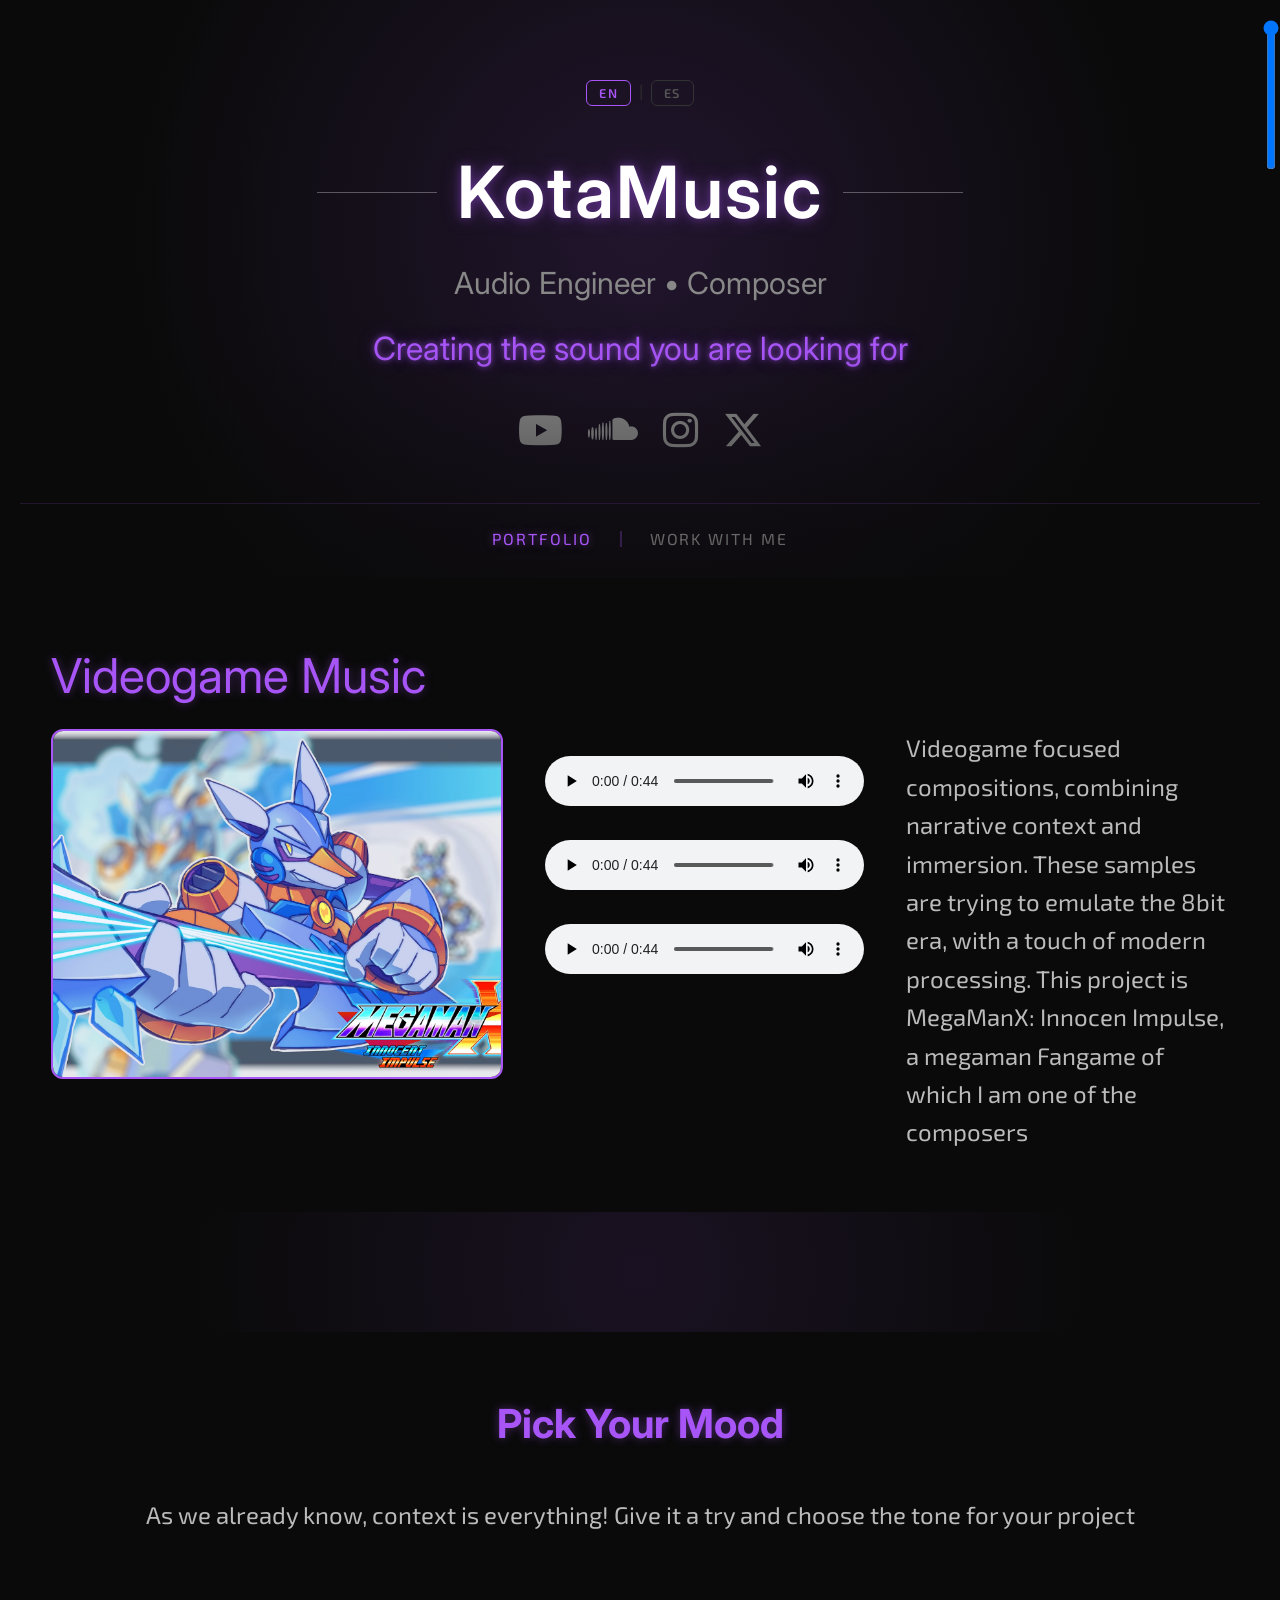
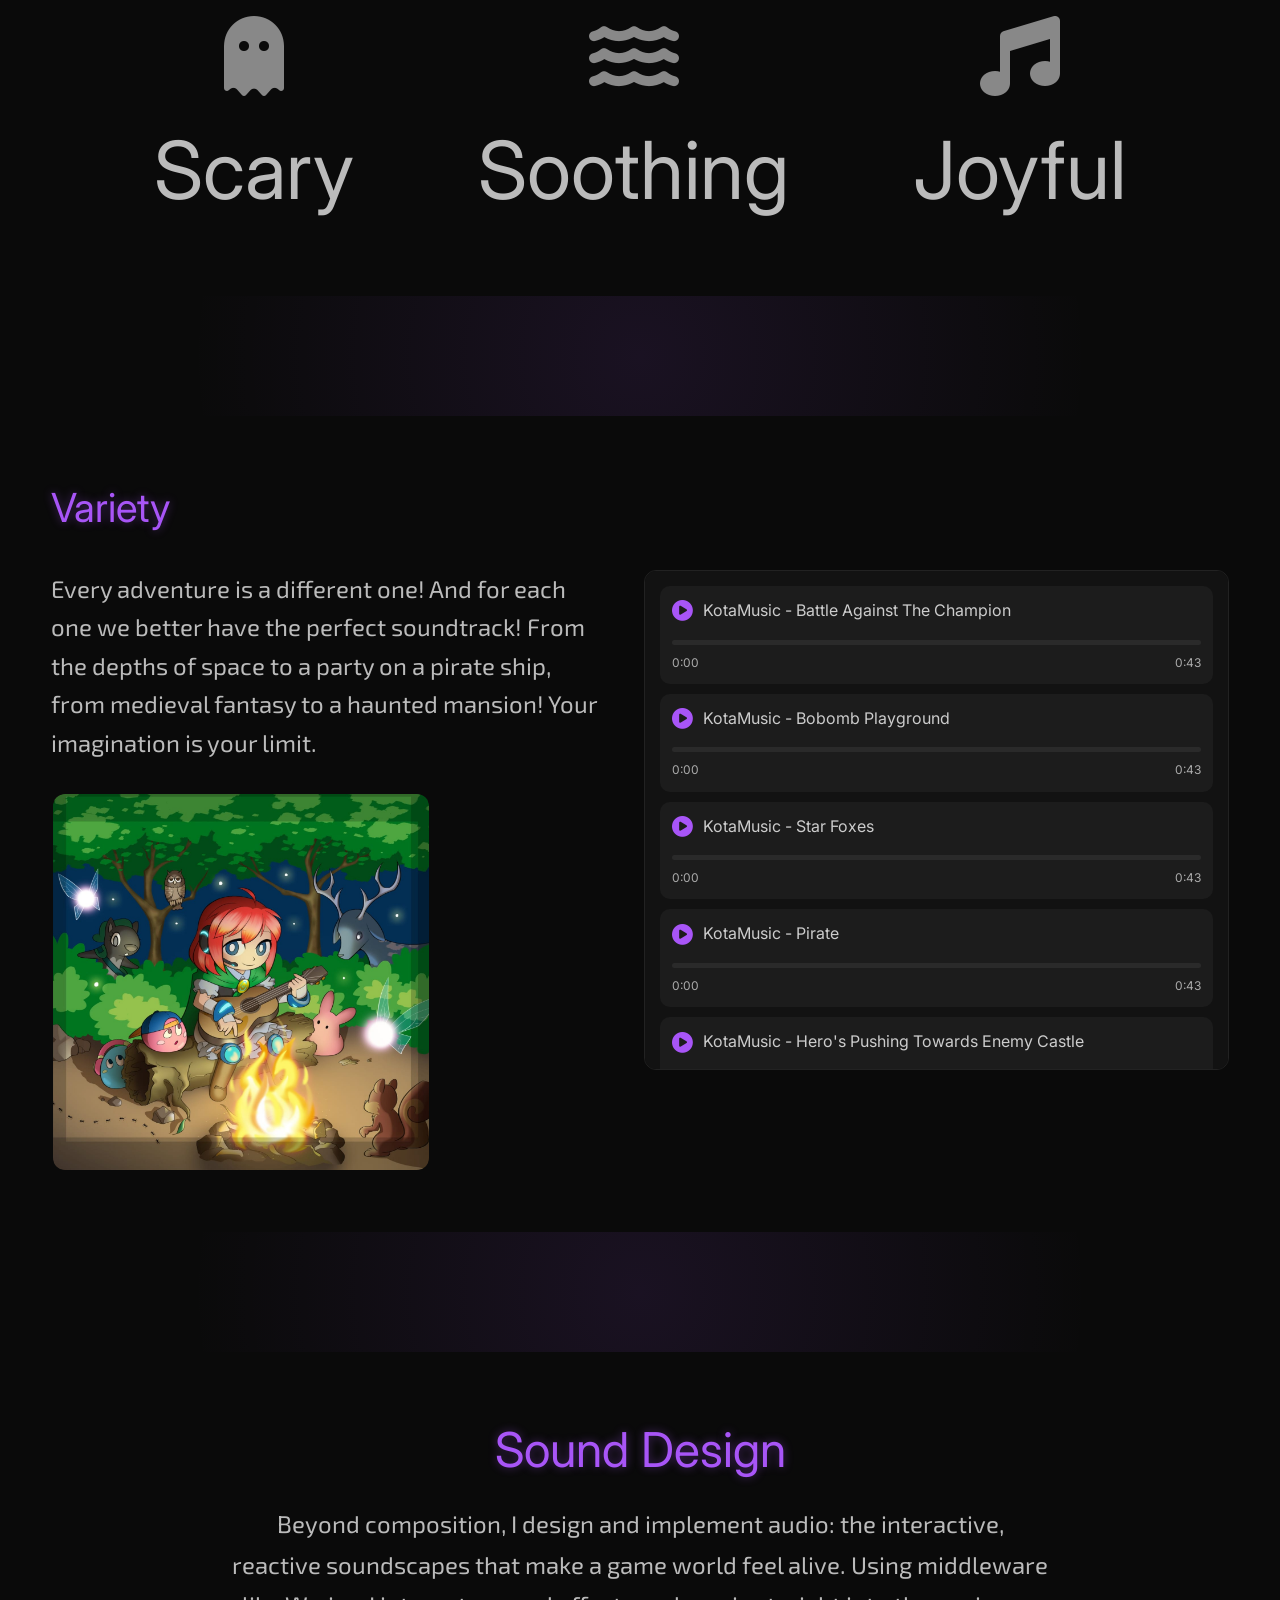
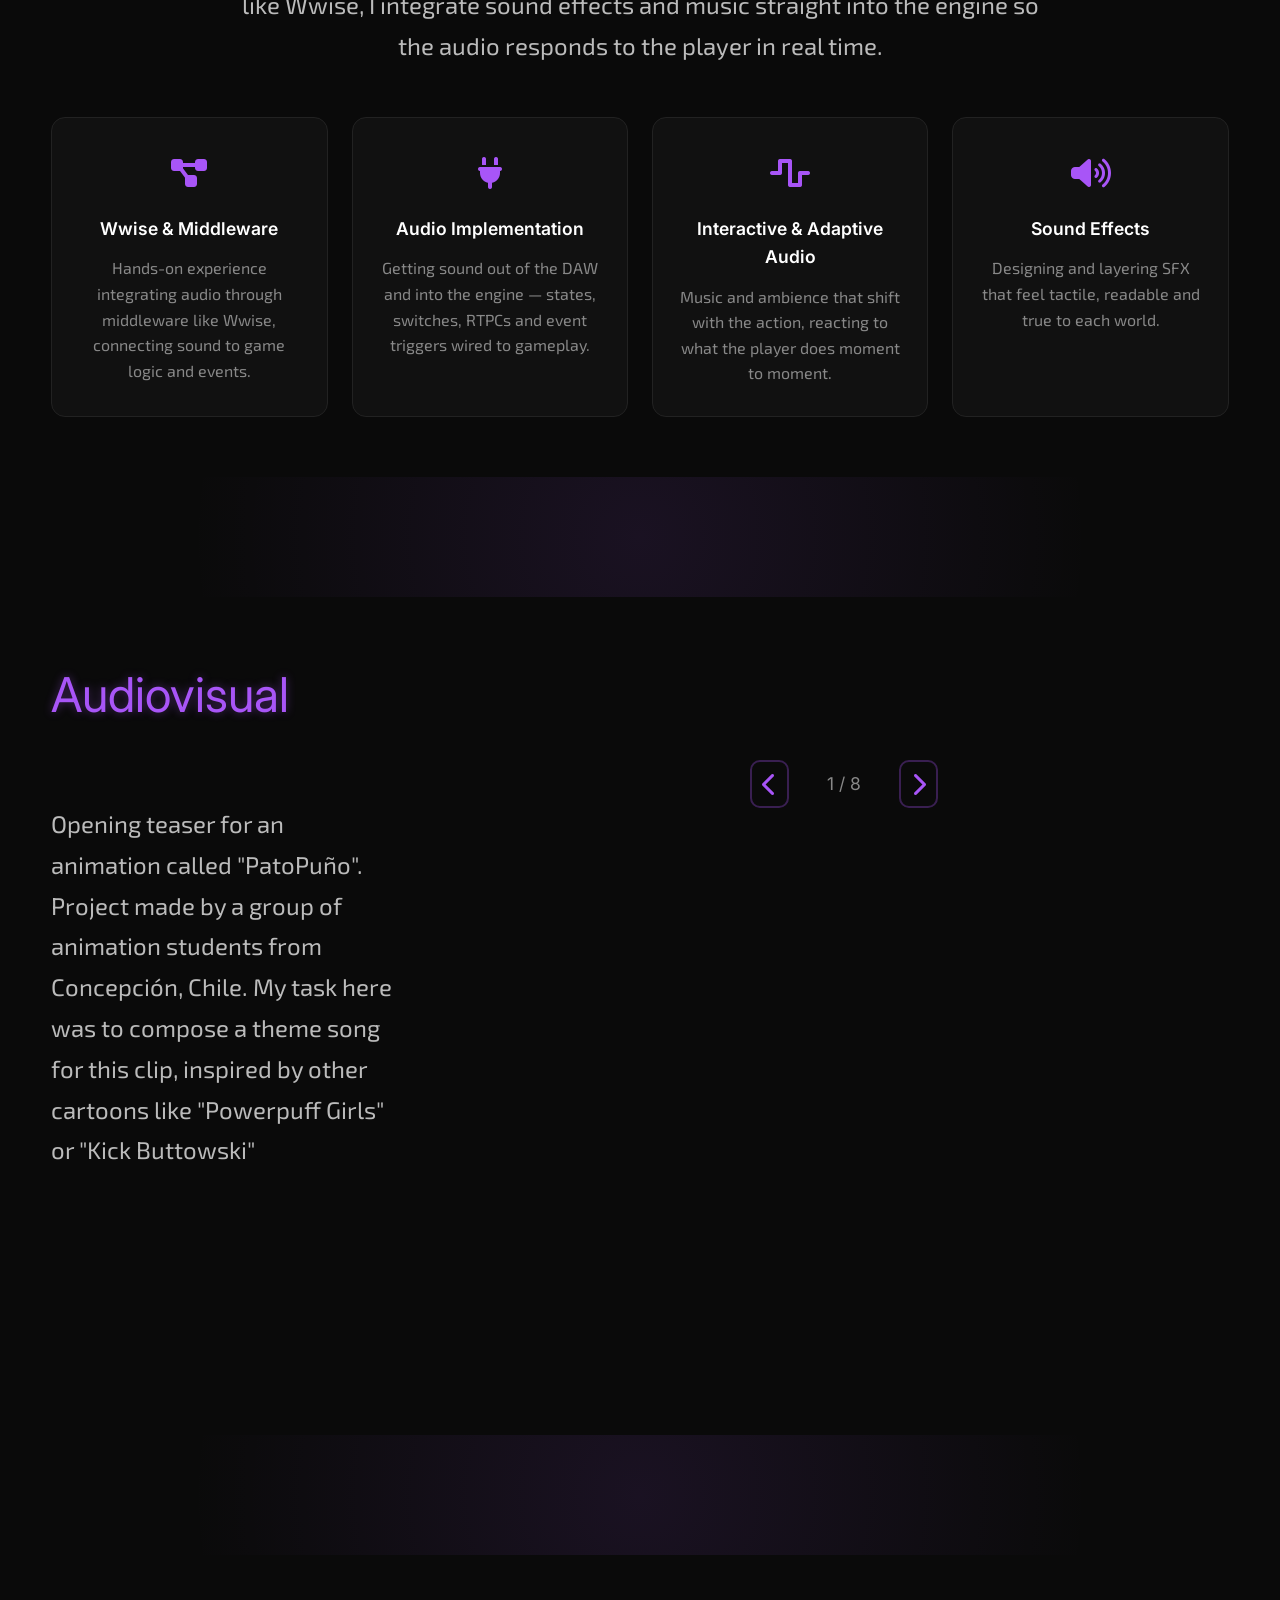
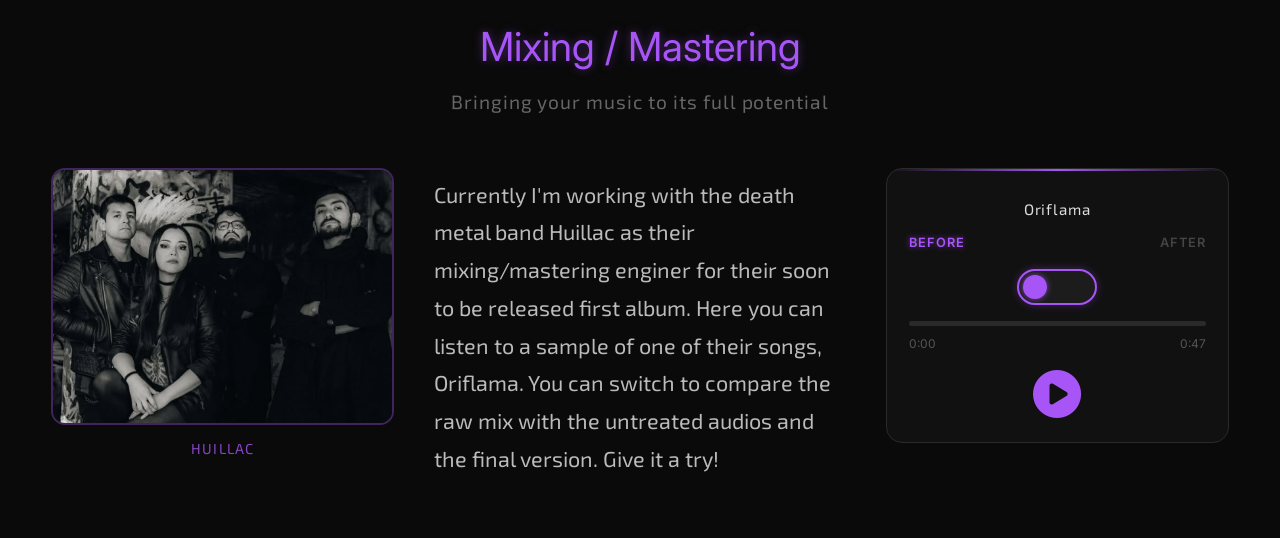
<file: index.html>
<!DOCTYPE html>
<html lang="en">
<head>
  <meta charset="UTF-8">
  <meta name="viewport" content="width=device-width, initial-scale=1.0">
  <title>KotaMusic | Portfolio</title>
  <link rel="stylesheet" href="https://cdnjs.cloudflare.com/ajax/libs/font-awesome/6.5.0/css/all.min.css">
  <link href="https://fonts.googleapis.com/css2?family=Inter:wght@300;400;600&display=swap" rel="stylesheet">
  <link href="https://fonts.googleapis.com/css2?family=Exo+2:wght@300;400;600&display=swap" rel="stylesheet">
  <link rel="stylesheet" href="style.css">
</head>

<body>

<!-- VOLUMEN GLOBAL -->
<div id="global-volume">
  <input type="range" id="globalVolume" min="0" max="1" step="0.01" value="1">
</div>

<!-- ================= HERO ================= -->
<section class="hero">

  <div class="lang-switch">
    <button class="lang-btn active" data-lang="en">EN</button>
    <span class="lang-sep">|</span>
    <button class="lang-btn" data-lang="es">ES</button>
  </div>

  <h1>KotaMusic</h1>
  <p class="subtitle" data-i18n="subtitle">Audio Engineer • Composer</p>
  <p class="tagline" data-i18n="tagline">Creating the sound you are looking for</p>
  <div class="socials">
    <a href="https://www.youtube.com/@kotamusic1" target="_blank"><i class="fab fa-youtube"></i></a>
    <a href="https://soundcloud.com/user-876843643" target="_blank"><i class="fab fa-soundcloud"></i></a>
    <a href="https://www.instagram.com/kotamusic1/" target="_blank"><i class="fab fa-instagram"></i></a>
    <a href="https://x.com/Kotamusic1" target="_blank"><i class="fab fa-x-twitter"></i></a>
  </div>

  <nav class="site-nav">
    <a href="/" class="nav-link active" data-i18n="nav_portfolio">Portfolio</a>
    <span class="nav-divider"></span>
    <span class="nav-divider"></span>
    <a href="work.html" class="nav-link" data-i18n="nav_work">Work With Me</a>
  </nav>
</section>

<!-- ================= VG ================= -->
<section class="section vg-section">
  <h2 data-i18n="vg_title">Videogame Music</h2>
  <div class="vg-container">
    <div class="vg-image" onclick="swapImages()">
      <img id="img1" src="images/Chilly Fox.png" class="active" alt="Chilly Fox">
      <img id="img2" src="images/MMXII.png" alt="MMXII">
    </div>
    <div class="vg-audio">
      <audio controls src="Audio/MMXII1.mp3"></audio>
      <audio controls src="Audio/MMXII2.mp3"></audio>
      <audio controls src="Audio/MMXII3.mp3"></audio>
    </div>
    <div class="vg-text">
      <p data-i18n="vg_text">Videogame focused compositions, combining narrative context and immersion. These samples are trying to emulate the 8bit era, with a touch of modern processing. This project is MegaManX: Innocen Impulse, a megaman Fangame of which I am one of the composers</p>
    </div>
  </div>
</section>

<div class="section-combo"></div>

<!-- ================= MOOD ================= -->
<section class="styles-section">
  <h2 data-i18n="mood_title">Pick Your Mood</h2>
  <p class="styles-description" data-i18n="mood_desc">As we already know, context is everything! Give it a try and choose the tone for your project</p>
  <div class="styles-icons">
    <div class="style-icon" data-audio="Audio/miedo.mp3">
      <i class="fas fa-ghost"></i><p data-i18n="mood_scary">Scary</p>
    </div>
    <div class="style-icon" data-audio="Audio/calma.mp3">
      <i class="fas fa-water"></i><p data-i18n="mood_soothing">Soothing</p>
    </div>
    <div class="style-icon" data-audio="Audio/alegria.mp3">
      <i class="fas fa-music"></i><p data-i18n="mood_joyful">Joyful</p>
    </div>
  </div>
</section>

<div class="section-combo"></div>

<!-- ================= VARIETY ================= -->
<section class="section variety-section">
  <h2 data-i18n="variety_title">Variety</h2>
  <div class="variety-container">
    <div class="variety-left">
      <div class="variety-text">
        <p data-i18n="variety_text">Every adventure is a different one! And for each one we better have the perfect soundtrack! From the depths of space to a party on a pirate ship, from medieval fantasy to a haunted mansion! Your imagination is your limit.</p>
      </div>
      <div class="variety-image" onclick="swapVarietyImages()">
        <img id="vimg1" src="images/Pulse Caratula.jpeg" class="active" alt="Variety 1">
        <img id="vimg2" src="images/Fantasmas.png" alt="Variety 2">
        <img id="vimg3" src="images/Corgi.png" alt="Variety 3">
      </div>
    </div>
    <div class="variety-player">
      <div class="song-list">

        <div class="song-item">
          <div class="song-info"><i class="fas fa-play-circle"></i><p>KotaMusic - Battle Against The Champion</p></div>
          <div class="progress-bar"><div class="progress"></div></div>
          <div class="time"><span class="current">0:00</span><span class="duration">0:00</span></div>
          <audio src="Audio/Pokemon.mp3"></audio>
        </div>

        <div class="song-item">
          <div class="song-info"><i class="fas fa-play-circle"></i><p>KotaMusic - Bobomb Playground</p></div>
          <div class="progress-bar"><div class="progress"></div></div>
          <div class="time"><span class="current">0:00</span><span class="duration">0:00</span></div>
          <audio src="Audio/Mario.mp3"></audio>
        </div>

        <div class="song-item">
          <div class="song-info"><i class="fas fa-play-circle"></i><p>KotaMusic - Star Foxes</p></div>
          <div class="progress-bar"><div class="progress"></div></div>
          <div class="time"><span class="current">0:00</span><span class="duration">0:00</span></div>
          <audio src="Audio/Space.mp3"></audio>
        </div>

        <div class="song-item">
          <div class="song-info"><i class="fas fa-play-circle"></i><p>KotaMusic - Pirate</p></div>
          <div class="progress-bar"><div class="progress"></div></div>
          <div class="time"><span class="current">0:00</span><span class="duration">0:00</span></div>
          <audio src="Audio/Pirata.mp3"></audio>
        </div>

        <div class="song-item">
          <div class="song-info"><i class="fas fa-play-circle"></i><p>KotaMusic - Hero's Pushing Towards Enemy Castle</p></div>
          <div class="progress-bar"><div class="progress"></div></div>
          <div class="time"><span class="current">0:00</span><span class="duration">0:00</span></div>
          <audio src="Audio/Castle.mp3"></audio>
        </div>

        <div class="song-item">
          <div class="song-info"><i class="fas fa-play-circle"></i><p>KotaMusic - Ghostly Ghost Gang</p></div>
          <div class="progress-bar"><div class="progress"></div></div>
          <div class="time"><span class="current">0:00</span><span class="duration">0:00</span></div>
          <audio src="Audio/Ghost.mp3"></audio>
        </div>

      </div>
    </div>
  </div>
</section>

<div class="section-combo"></div>

  <!-- ================= SOUND DESIGN ================= -->
<section class="section sd-section">
  <h2 data-i18n="sd_title">Sound Design</h2>
  <p class="sd-intro" data-i18n="sd_intro">Beyond composition, I design and implement audio: the interactive, reactive soundscapes that make a game world feel alive. Using middleware like Wwise, I integrate sound effects and music straight into the engine so the audio responds to the player in real time.</p>

  <div class="services-grid">

    <div class="service-card">
      <div class="service-icon"><i class="fas fa-diagram-project"></i></div>
      <h3 data-i18n="sd_card1_title">Wwise &amp; Middleware</h3>
      <p data-i18n="sd_card1_text">Hands-on experience integrating audio through middleware like Wwise, connecting sound to game logic and events.</p>
    </div>

    <div class="service-card">
      <div class="service-icon"><i class="fas fa-plug"></i></div>
      <h3 data-i18n="sd_card2_title">Audio Implementation</h3>
      <p data-i18n="sd_card2_text">Getting sound out of the DAW and into the engine — states, switches, RTPCs and event triggers wired to gameplay.</p>
    </div>

    <div class="service-card">
      <div class="service-icon"><i class="fas fa-wave-square"></i></div>
      <h3 data-i18n="sd_card3_title">Interactive &amp; Adaptive Audio</h3>
      <p data-i18n="sd_card3_text">Music and ambience that shift with the action, reacting to what the player does moment to moment.</p>
    </div>

    <div class="service-card">
      <div class="service-icon"><i class="fas fa-volume-high"></i></div>
      <h3 data-i18n="sd_card4_title">Sound Effects</h3>
      <p data-i18n="sd_card4_text">Designing and layering SFX that feel tactile, readable and true to each world.</p>
    </div>

  </div>
</section>

<div class="section-combo"></div>
  
<!-- ================= AUDIOVISUAL ================= -->
<section class="section audiovisual-section">
  <h2 data-i18n="av_title">Audiovisual</h2>
  <div class="av-track-wrapper">
    <div class="av-track" id="av-track">

      <div class="av-slide">
        <div class="av-slide-text"><p data-i18n="av_desc1">Opening teaser for an animation called "PatoPuño". Project made by a group of animation students from Concepción, Chile. My task here was to compose a theme song for this clip, inspired by other cartoons like "Powerpuff Girls" or "Kick Buttowski"</p></div>
        <div class="av-slide-media">
          <div class="av-controls">
            <i class="fas fa-chevron-left av-prev"></i>
            <span class="av-counter"><span class="av-cur-num">1</span> / <span class="av-tot-num">8</span></span>
            <i class="fas fa-chevron-right av-next"></i>
          </div>
          <div class="av-slide-video">
            <iframe src="https://www.youtube.com/embed/iSdMBckIgC4?enablejsapi=1" allow="autoplay; encrypted-media" allowfullscreen></iframe>
          </div>
        </div>
      </div>

      <div class="av-slide">
        <div class="av-slide-text"><p data-i18n="av_desc2">For this project, "Umbra", I was tasked to compose the background music. Using the animatic as reference the composition should be in sync with the movement and flow of the animation but at the same time, not lose it's natural feel.</p></div>
        <div class="av-slide-media">
          <div class="av-controls">
            <i class="fas fa-chevron-left av-prev"></i>
            <span class="av-counter"><span class="av-cur-num">2</span> / <span class="av-tot-num">8</span></span>
            <i class="fas fa-chevron-right av-next"></i>
          </div>
          <div class="av-slide-video">
            <iframe src="https://www.youtube.com/embed/gVegRvNlzQE?enablejsapi=1" allow="autoplay; encrypted-media" allowfullscreen></iframe>
          </div>
        </div>
      </div>

      <div class="av-slide">
        <div class="av-slide-text"><p data-i18n="av_desc3">One day, with my good old friend <a href="https://www.tiktok.com/@soyelska" target="_blank" rel="noopener noreferrer">@Soyelska</a> we had the great idea of creating a "demake" concept for the game "The Legend Of Zelda: Breath Of The Wild", using the "The Legend Of Zelda: The Minish Cap" visual style. He was in charge of the art and animation, and I was in charge of the music and sound effects.</p></div>
        <div class="av-slide-media">
          <div class="av-controls">
            <i class="fas fa-chevron-left av-prev"></i>
            <span class="av-counter"><span class="av-cur-num">3</span> / <span class="av-tot-num">8</span></span>
            <i class="fas fa-chevron-right av-next"></i>
          </div>
          <div class="av-slide-video">
            <iframe src="https://www.youtube.com/embed/IKd4sK00Bu4?enablejsapi=1" allow="autoplay; encrypted-media" allowfullscreen></iframe>
          </div>
        </div>
      </div>

      <div class="av-slide">
        <div class="av-slide-text"><p data-i18n="av_desc4">"Tierra De Artistas" is a teaser trailer of a documentary series centered on artists radicated in Concepción, Chile. For this project, I composed the main song played as background music. The idea was to create something organic, cozy and nostalgic.</p></div>
        <div class="av-slide-media">
          <div class="av-controls">
            <i class="fas fa-chevron-left av-prev"></i>
            <span class="av-counter"><span class="av-cur-num">4</span> / <span class="av-tot-num">8</span></span>
            <i class="fas fa-chevron-right av-next"></i>
          </div>
          <div class="av-slide-video">
            <iframe src="https://www.youtube.com/embed/EWUCRYbi51E?enablejsapi=1" allow="autoplay; encrypted-media" allowfullscreen></iframe>
          </div>
        </div>
      </div>

      <div class="av-slide">
        <div class="av-slide-text"><p data-i18n="av_desc5">"Sepade" is an NGO that contributes to education and personal development. It has focused on formal education, aiming to provide meaningful, holistic learning.
in 2020, it produced the documentary "The Great Seed" which, through community testimonies, portrays the identity and values of its project.
My role in this project was to compose the music for the 38-minute documentary.</p></div>
        <div class="av-slide-media">
          <div class="av-controls">
            <i class="fas fa-chevron-left av-prev"></i>
            <span class="av-counter"><span class="av-cur-num">5</span> / <span class="av-tot-num">8</span></span>
            <i class="fas fa-chevron-right av-next"></i>
          </div>
          <div class="av-slide-video">
            <iframe src="https://www.youtube.com/embed/6iE_iCJpOfc?enablejsapi=1" allow="autoplay; encrypted-media" allowfullscreen></iframe>
          </div>
        </div>
      </div>

      <div class="av-slide">
        <div class="av-slide-text"><p data-i18n="av_desc6">Another project I am part of is "Mimesis", a podcast focused on dentistry, where I work as the audio and video editor/post-production specialist for its content. The overall work consists of voice cleanup and multicamera video editing.</p></div>
        <div class="av-slide-media">
          <div class="av-controls">
            <i class="fas fa-chevron-left av-prev"></i>
            <span class="av-counter"><span class="av-cur-num">6</span> / <span class="av-tot-num">8</span></span>
            <i class="fas fa-chevron-right av-next"></i>
          </div>
          <div class="av-slide-video">
            <iframe src="https://www.youtube.com/embed/6dderKAoWdo?enablejsapi=1" allow="autoplay; encrypted-media" allowfullscreen></iframe>
          </div>
        </div>
      </div>

      <div class="av-slide">
        <div class="av-slide-text"><p data-i18n="av_desc7">Also part of the Mimesis project: short capsules I create for platforms like Instagram Stories and TikTok. Quick, self-contained clips that take the podcast's ideas and reshape them into a format made for scrolling.</p></div>
        <div class="av-slide-media">
          <div class="av-controls">
            <i class="fas fa-chevron-left av-prev"></i>
            <span class="av-counter"><span class="av-cur-num">7</span> / <span class="av-tot-num">8</span></span>
            <i class="fas fa-chevron-right av-next"></i>
          </div>
          <div class="av-slide-video">
            <iframe src="https://www.youtube.com/embed/1CCxmdbiJX8?enablejsapi=1" allowfullscreen></iframe>
          </div>
        </div>
      </div>

      <div class="av-slide">
        <div class="av-slide-text"><p data-i18n="av_desc8">For the short film \"Que Permanezca En La Memoria\" I composed the music and also worked on the sound design. The film hasn't been released yet, so I'm not allowed to show any scenes for now — what you can hear here is the composition on its own..</p></div>
        <div class="av-slide-media">
          <div class="av-controls">
            <i class="fas fa-chevron-left av-prev"></i>
            <span class="av-counter"><span class="av-cur-num">8</span> / <span class="av-tot-num">8</span></span>
            <i class="fas fa-chevron-right av-next"></i>
          </div>
          <div class="av-slide-video">
            <iframe src="https://www.youtube.com/embed/wagb1w8S5lk?enablejsapi=1" allowfullscreen></iframe>
          </div>
        </div>
      </div>

    </div>
  </div>
</section>

<div class="section-combo"></div>

<!-- ================= MIXING / MASTERING ================= -->
<section class="section mm-section">
  <h2>Mixing / Mastering</h2>
  <p class="mm-tagline" data-i18n="mm_tagline">Bringing your music to its full potential</p>
  <div class="mm-container">

    <div class="mm-image">
      <img src="images/Huillac.png" alt="Mixing & Mastering">
      <div class="mm-image-caption" data-i18n="mm_caption">Band name / Project</div>
    </div>

    <div class="mm-text">
      <p data-i18n="mm_text">UNDER CONSTRUCTION — add your project description here. Tell the story of the band, the recording process, and what you brought to the mix.</p>
    </div>

    <div class="mm-player">
      <div class="mm-player-inner">
        <p class="mm-track-title" data-i18n="mm_track">Track Name</p>
        <div class="mm-ab-labels">
          <span id="mm-label-a" class="mm-label active-label" data-i18n="mm_before">Before</span>
          <span id="mm-label-b" class="mm-label" data-i18n="mm_after">After</span>
        </div>
        <div class="mm-switch-wrap">
          <button id="mm-switch" class="mm-switch" aria-label="Switch A/B">
            <span class="mm-switch-knob"></span>
          </button>
        </div>
        <div class="mm-progress-bar" id="mm-bar">
          <div class="mm-progress" id="mm-progress"></div>
        </div>
        <div class="mm-time">
          <span id="mm-current">0:00</span>
          <span id="mm-duration">0:00</span>
        </div>
        <div class="mm-controls">
          <i class="fas fa-play-circle" id="mm-play-btn"></i>
        </div>
        <audio id="mm-audio-a" src="Audio/Oriflama 1.mp3" preload="metadata"></audio>
        <audio id="mm-audio-b" src="Audio/Oriflama 2.mp3" preload="metadata"></audio>
      </div>
    </div>

  </div>
</section>

<!-- ================= BOTÓN TOP ================= -->
<button id="back-to-top" aria-label="Volver al inicio">
  <i class="fas fa-step-backward"></i>
</button>

<script>
(function () {

  let currentAudio = null;
  const volSlider = document.getElementById("globalVolume");

  function applyVolume(v) {
    document.querySelectorAll("audio").forEach(a => a.volume = v);
    document.querySelectorAll(".style-icon").forEach(icon => {
      if (icon.audioRef) icon.audioRef.volume = v;
    });
    if (mmAudioA) mmAudioA.volume = v;
    if (mmAudioB) mmAudioB.volume = v;
  }

  volSlider.addEventListener("input", () => applyVolume(parseFloat(volSlider.value)));
  document.addEventListener("play", e => {
    if (e.target.tagName === "AUDIO") e.target.volume = parseFloat(volSlider.value);
  }, true);

  function resetVarietyUI() {
    document.querySelectorAll(".song-item").forEach(item => {
      item.classList.remove("active");
      const icon = item.querySelector("i");
      if (icon) icon.className = "fas fa-play-circle";
    });
  }

  function resetMoodIcons() {
    document.querySelectorAll(".style-icon").forEach(i => i.classList.remove("active"));
  }

  function pauseAllAudios() {
    document.querySelectorAll("audio").forEach(a => { a.pause(); a.currentTime = 0; });
    document.querySelectorAll(".style-icon").forEach(icon => {
      if (icon.audioRef) { icon.audioRef.pause(); icon.audioRef.currentTime = 0; }
    });
    resetVarietyUI();
    resetMoodIcons();
    if (mmPlaying) {
      mmPlaying = false;
      if (mmPlayBtn) mmPlayBtn.className = "fas fa-play-circle";
    }
    currentAudio = null;
  }

  function pauseAllYouTube() {
    document.querySelectorAll(".av-slide-video iframe").forEach(frame => {
      try {
        frame.contentWindow.postMessage(
          JSON.stringify({ event: "command", func: "pauseVideo", args: [] }), "*"
        );
      } catch(e) {}
    });
  }

  const img1 = document.getElementById("img1");
  const img2 = document.getElementById("img2");
  window.swapImages = function () {
    if (!img1 || !img2) return;
    img1.classList.toggle("active");
    img2.classList.toggle("active");
  };
  setInterval(swapImages, 7000);

  let varietyIndex = 0;
  const varietyImgs = [
    document.getElementById("vimg1"),
    document.getElementById("vimg2"),
    document.getElementById("vimg3")
  ].filter(Boolean);

  window.swapVarietyImages = function () {
    if (varietyImgs.length === 0) return;
    varietyImgs[varietyIndex].classList.remove("active");
    varietyIndex = (varietyIndex + 1) % varietyImgs.length;
    varietyImgs[varietyIndex].classList.add("active");
  };
  if (varietyImgs.length > 0) setInterval(swapVarietyImages, 7000);

  document.querySelectorAll(".vg-audio audio").forEach(audio => {
    audio.addEventListener("play", () => {
      if (currentAudio && currentAudio !== audio) { currentAudio.pause(); currentAudio.currentTime = 0; }
      resetVarietyUI(); resetMoodIcons(); pauseAllYouTube();
      if (mmPlaying && mmActive && mmActive !== audio) {
        mmActive.pause(); mmInactive.pause();
        mmPlaying = false;
        if (mmPlayBtn) mmPlayBtn.className = "fas fa-play-circle";
      }
      currentAudio = audio;
    });
  });

  document.querySelectorAll(".style-icon").forEach(icon => {
    const audio = new Audio(icon.dataset.audio);
    audio.loop = true;
    audio.volume = parseFloat(volSlider.value);
    icon.audioRef = audio;

    icon.addEventListener("click", () => {
      if (currentAudio && currentAudio !== audio) { currentAudio.pause(); currentAudio.currentTime = 0; }
      document.querySelectorAll(".vg-audio audio").forEach(a => { a.pause(); a.currentTime = 0; });
      resetVarietyUI(); pauseAllYouTube();
      if (mmPlaying && mmActive) { mmActive.pause(); mmInactive.pause(); mmPlaying = false; if (mmPlayBtn) mmPlayBtn.className = "fas fa-play-circle"; }

      if (audio.paused) {
        document.querySelectorAll(".style-icon").forEach(other => {
          if (other !== icon && other.audioRef) { other.audioRef.pause(); other.audioRef.currentTime = 0; other.classList.remove("active"); }
        });
        audio.volume = parseFloat(volSlider.value);
        audio.play();
        icon.classList.add("active");
        currentAudio = audio;
      } else {
        audio.pause(); audio.currentTime = 0;
        icon.classList.remove("active");
        currentAudio = null;
      }
    });
  });

  document.querySelectorAll(".song-item").forEach(item => {
    const audio    = item.querySelector("audio");
    const icon     = item.querySelector("i");
    const progress = item.querySelector(".progress");
    const bar      = item.querySelector(".progress-bar");
    const currentEl   = item.querySelector(".current");
    const durationEl  = item.querySelector(".duration");
    if (!audio) return;

    const fmt = t => isNaN(t) ? "0:00" : `${Math.floor(t/60)}:${String(Math.floor(t%60)).padStart(2,"0")}`;
    audio.addEventListener("loadedmetadata", () => { durationEl.textContent = fmt(audio.duration); });
    audio.addEventListener("timeupdate", () => {
      if (audio.duration) { progress.style.width = (audio.currentTime/audio.duration*100)+"%"; currentEl.textContent = fmt(audio.currentTime); }
    });
    audio.addEventListener("ended", () => {
      progress.style.width = "0%"; currentEl.textContent = "0:00";
      item.classList.remove("active"); if (icon) icon.className = "fas fa-play-circle"; currentAudio = null;
    });
    bar.addEventListener("click", e => {
      e.stopPropagation();
      const rect = bar.getBoundingClientRect();
      if (audio.duration) audio.currentTime = ((e.clientX-rect.left)/rect.width)*audio.duration;
    });
    item.addEventListener("click", () => {
      if (currentAudio && currentAudio !== audio) { currentAudio.pause(); currentAudio.currentTime = 0; }
      resetVarietyUI(); resetMoodIcons();
      document.querySelectorAll(".style-icon").forEach(si => { if (si.audioRef) { si.audioRef.pause(); si.audioRef.currentTime = 0; } });
      if (mmPlaying && mmActive) { mmActive.pause(); mmInactive.pause(); mmPlaying = false; if (mmPlayBtn) mmPlayBtn.className = "fas fa-play-circle"; }
      if (audio.paused) {
        audio.volume = parseFloat(volSlider.value); audio.play();
        item.classList.add("active"); if (icon) icon.className = "fas fa-pause-circle";
        pauseAllYouTube(); currentAudio = audio;
      } else {
        audio.pause(); item.classList.remove("active"); if (icon) icon.className = "fas fa-play-circle"; currentAudio = null;
      }
    });
  });

  const mmAudioA     = document.getElementById("mm-audio-a");
  const mmAudioB     = document.getElementById("mm-audio-b");
  const mmSwitch     = document.getElementById("mm-switch");
  const mmPlayBtn    = document.getElementById("mm-play-btn");
  const mmBar        = document.getElementById("mm-bar");
  const mmProgressEl = document.getElementById("mm-progress");
  const mmCurrentEl  = document.getElementById("mm-current");
  const mmDurationEl = document.getElementById("mm-duration");
  const mmLabelA     = document.getElementById("mm-label-a");
  const mmLabelB     = document.getElementById("mm-label-b");
  let mmActive = mmAudioA, mmInactive = mmAudioB, mmPlaying = false, mmIsB = false;

  if (mmAudioA && mmAudioB) {
    const fmtMM = t => isNaN(t) ? "0:00" : `${Math.floor(t/60)}:${String(Math.floor(t%60)).padStart(2,"0")}`;
    function mmSetDuration() { const dur = mmActive.duration||mmInactive.duration; if (!isNaN(dur)) mmDurationEl.textContent = fmtMM(dur); }
    mmAudioA.addEventListener("loadedmetadata", mmSetDuration);
    mmAudioB.addEventListener("loadedmetadata", mmSetDuration);
    function mmTick() { const dur = mmActive.duration; if (dur) { mmProgressEl.style.width=(mmActive.currentTime/dur*100)+"%"; mmCurrentEl.textContent=fmtMM(mmActive.currentTime); mmDurationEl.textContent=fmtMM(dur); } }
    mmAudioA.addEventListener("timeupdate", () => { if (!mmIsB) mmTick(); });
    mmAudioB.addEventListener("timeupdate", () => { if (mmIsB) mmTick(); });
    function mmEnded() { mmPlaying=false; if (mmPlayBtn) mmPlayBtn.className="fas fa-play-circle"; mmProgressEl.style.width="0%"; mmCurrentEl.textContent="0:00"; mmAudioA.currentTime=0; mmAudioB.currentTime=0; currentAudio=null; }
    mmAudioA.addEventListener("ended", mmEnded);
    mmAudioB.addEventListener("ended", mmEnded);
    mmPlayBtn.addEventListener("click", () => {
      if (currentAudio && currentAudio !== mmActive) { currentAudio.pause(); currentAudio.currentTime=0; resetVarietyUI(); resetMoodIcons(); document.querySelectorAll(".style-icon").forEach(si => { if (si.audioRef) { si.audioRef.pause(); si.audioRef.currentTime=0; } }); }
      pauseAllYouTube();
      if (mmPlaying) { mmActive.pause(); mmInactive.pause(); mmPlayBtn.className="fas fa-play-circle"; mmPlaying=false; currentAudio=null; }
      else { mmActive.volume=parseFloat(volSlider.value); mmActive.play(); mmPlayBtn.className="fas fa-pause-circle"; mmPlaying=true; currentAudio=mmActive; }
    });
    mmSwitch.addEventListener("click", () => {
      const wasPlaying=mmPlaying, syncTime=mmActive.currentTime;
      mmInactive.currentTime=syncTime;
      if (wasPlaying) { mmActive.pause(); mmInactive.volume=parseFloat(volSlider.value); mmInactive.play(); currentAudio=mmInactive; }
      [mmActive,mmInactive]=[mmInactive,mmActive]; mmIsB=!mmIsB;
      mmSwitch.classList.toggle("switched",mmIsB);
      mmLabelA.classList.toggle("active-label",!mmIsB);
      mmLabelB.classList.toggle("active-label",mmIsB);
    });
    mmBar.addEventListener("click", e => {
      const rect=mmBar.getBoundingClientRect(), ratio=(e.clientX-rect.left)/rect.width, dur=mmActive.duration||0;
      if (dur) { mmActive.currentTime=ratio*dur; mmInactive.currentTime=ratio*dur; }
    });
  }

  applyVolume(parseFloat(volSlider.value));

  const btnTop = document.getElementById("back-to-top");
  window.addEventListener("scroll", () => { btnTop.classList.toggle("show", window.scrollY > 300); });
  btnTop.addEventListener("click", () => window.scrollTo({ top: 0, behavior: "smooth" }));

  window.addEventListener("message", event => {
    let data; try { data = JSON.parse(event.data); } catch { return; }
    if (data.event === "onStateChange" && data.info === 1) { if (currentAudio) { currentAudio.pause(); currentAudio.currentTime=0; } pauseAllAudios(); }
  });

  document.querySelectorAll(".av-slide-video iframe").forEach(frame => {
    frame.addEventListener("load", () => {
      try {
        frame.contentWindow.postMessage(JSON.stringify({ event: "listening" }), "*");
        frame.contentWindow.postMessage(JSON.stringify({ event: "command", func: "addEventListener", args: ["onStateChange"] }), "*");
      } catch(e) {}
    });
  });

  const track = document.getElementById("av-track");
  const total = track ? track.querySelectorAll(".av-slide").length : 0;
  let avIndex = 0;

  function syncCounters(index) {
    document.querySelectorAll(".av-cur-num").forEach(el => el.textContent = index+1);
    document.querySelectorAll(".av-tot-num").forEach(el => el.textContent = total);
  }
  function goTo(index) {
    avIndex = (index+total)%total;
    track.style.transform = `translateX(-${avIndex*100}%)`;
    syncCounters(avIndex);
    setTimeout(pauseAllYouTube, 400);
  }

  document.querySelectorAll(".av-prev").forEach(btn => btn.addEventListener("click", () => goTo(avIndex-1)));
  document.querySelectorAll(".av-next").forEach(btn => btn.addEventListener("click", () => goTo(avIndex+1)));
  syncCounters(0);

  let touchStartX = 0;
  if (track) {
    track.addEventListener("touchstart", e => { touchStartX = e.touches[0].clientX; }, { passive: true });
    track.addEventListener("touchend", e => {
      const diff = touchStartX - e.changedTouches[0].clientX;
      if (Math.abs(diff) > 50) goTo(diff > 0 ? avIndex+1 : avIndex-1);
    });
  }

})();
</script>
<script src="i18n.js"></script>
</body>
</html>
</file>
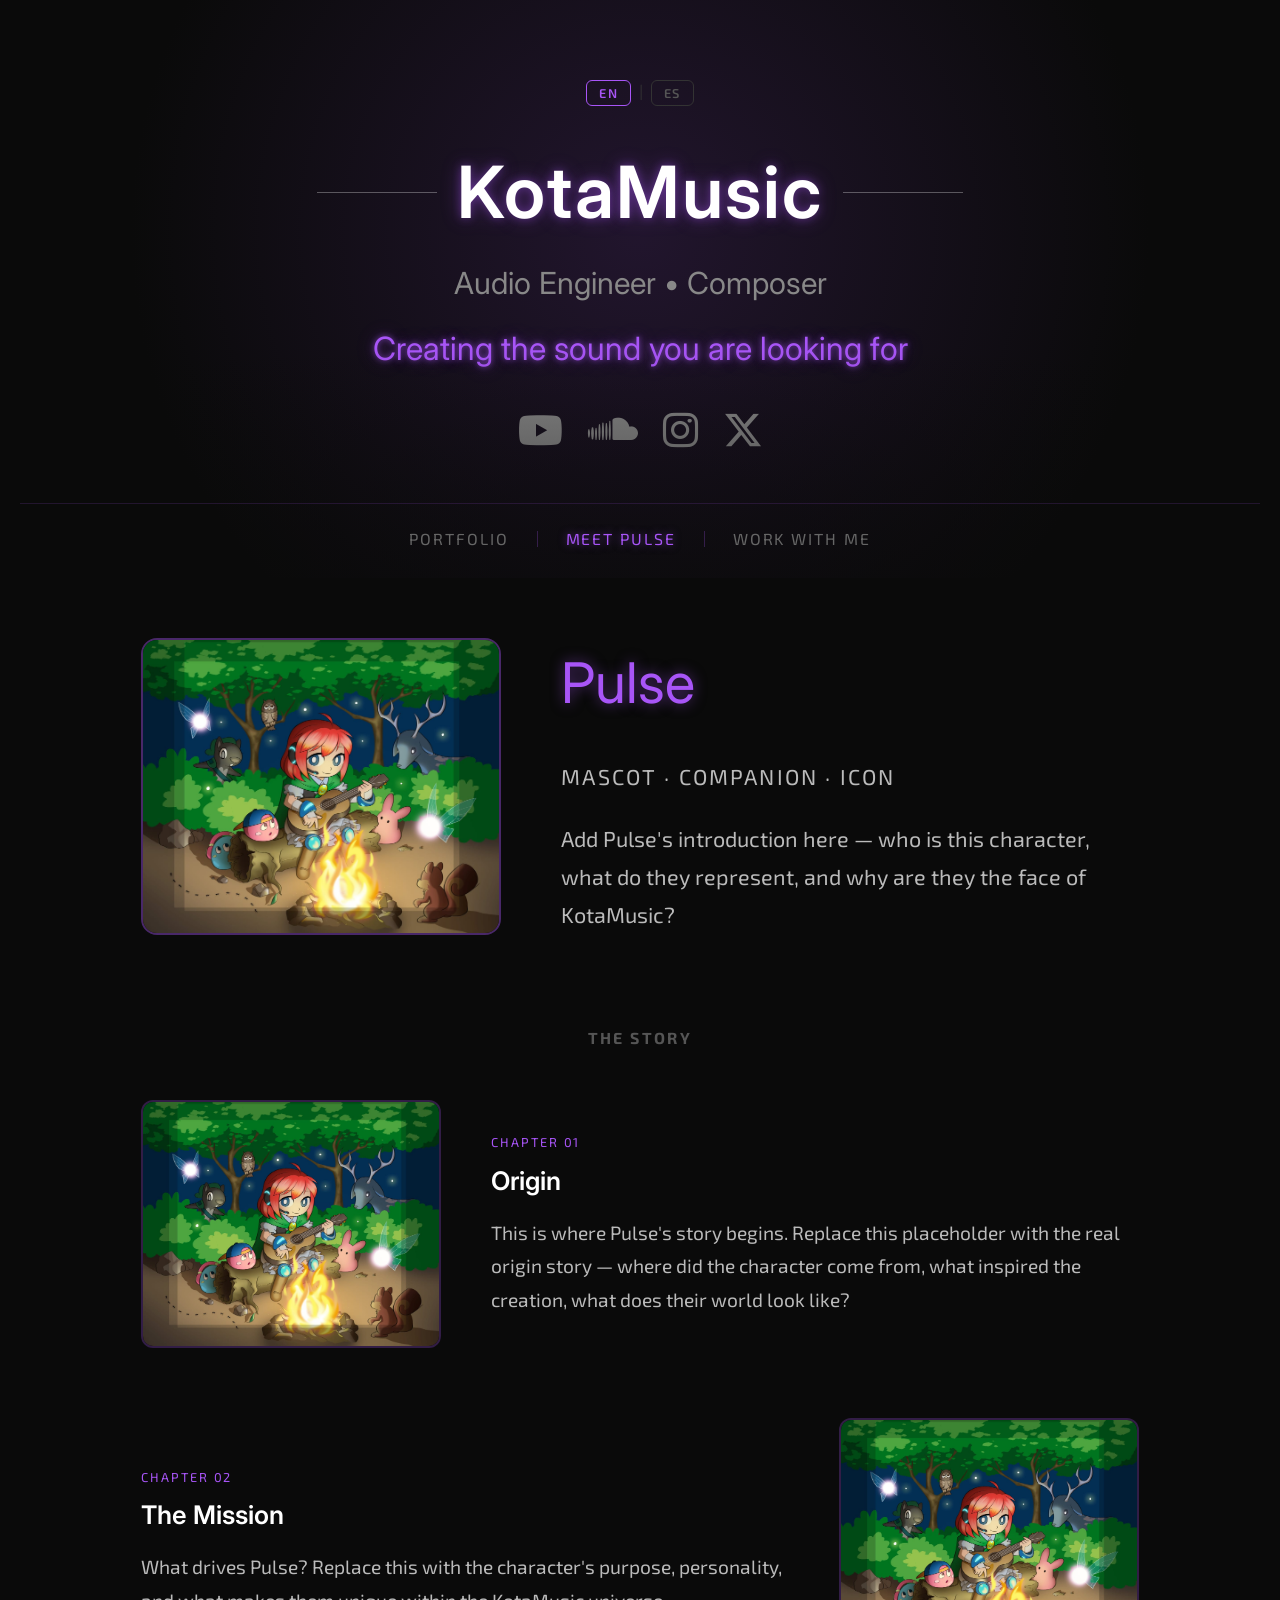
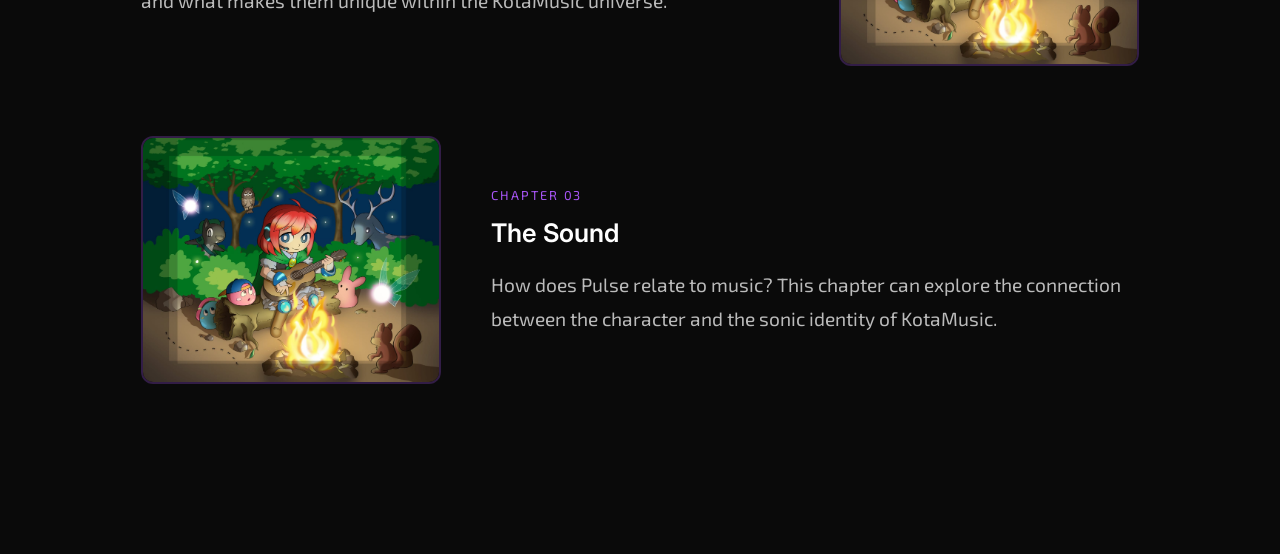
<file: pulse.html>
<!DOCTYPE html>
<html lang="en">
<head>
  <meta charset="UTF-8">
  <meta name="viewport" content="width=device-width, initial-scale=1.0">
  <title>KotaMusic | Meet Pulse</title>
  <link rel="stylesheet" href="https://cdnjs.cloudflare.com/ajax/libs/font-awesome/6.5.0/css/all.min.css">
  <link href="https://fonts.googleapis.com/css2?family=Inter:wght@300;400;600&display=swap" rel="stylesheet">
  <link href="https://fonts.googleapis.com/css2?family=Exo+2:wght@300;400;600&display=swap" rel="stylesheet">
  <link rel="stylesheet" href="style.css">
</head>

<body>

<!-- ================= HERO ================= -->
<section class="hero">

  <div class="lang-switch">
    <button class="lang-btn active" data-lang="en">EN</button>
    <span class="lang-sep">|</span>
    <button class="lang-btn" data-lang="es">ES</button>
  </div>

  <h1>KotaMusic</h1>
  <p class="subtitle" data-i18n="subtitle">Audio Engineer • Composer</p>
  <p class="tagline" data-i18n="tagline">Creating the sound you are looking for</p>
  <div class="socials">
    <a href="https://www.youtube.com/@kotamusic1" target="_blank"><i class="fab fa-youtube"></i></a>
    <a href="https://soundcloud.com/user-876843643" target="_blank"><i class="fab fa-soundcloud"></i></a>
    <a href="https://www.instagram.com/kotamusic1/" target="_blank"><i class="fab fa-instagram"></i></a>
    <a href="https://x.com/Kotamusic1" target="_blank"><i class="fab fa-x-twitter"></i></a>
  </div>

  <nav class="site-nav">
    <a href="index.html" class="nav-link" data-i18n="nav_portfolio">Portfolio</a>
    <span class="nav-divider"></span>
    <a href="pulse.html" class="nav-link active" data-i18n="nav_pulse">Meet Pulse</a>
    <span class="nav-divider"></span>
    <a href="work.html" class="nav-link" data-i18n="nav_work">Work With Me</a>
  </nav>
</section>

<!-- ================= PULSE INTRO ================= -->
<section class="section pulse-section">

  <div class="pulse-intro">
    <div class="pulse-intro-image">
      <img src="images/Pulse Caratula.jpeg" alt="Pulse">
    </div>
    <div class="pulse-intro-text">
      <h2 class="pulse-name">Pulse</h2>
      <p class="pulse-role">Mascot · Companion · Icon</p>
      <p>Add Pulse's introduction here — who is this character, what do they represent, and why are they the face of KotaMusic?</p>
    </div>
  </div>

  <div class="pulse-lore">
    <h3 class="pulse-lore-title">The Story</h3>

    <div class="lore-entry">
      <div class="lore-entry-image">
        <img src="images/Pulse Caratula.jpeg" alt="Chapter 1">
      </div>
      <div class="lore-entry-text">
        <span class="lore-chapter">Chapter 01</span>
        <h4>Origin</h4>
        <p>This is where Pulse's story begins. Replace this placeholder with the real origin story — where did the character come from, what inspired the creation, what does their world look like?</p>
      </div>
    </div>

    <div class="lore-entry lore-entry--reverse">
      <div class="lore-entry-image">
        <img src="images/Pulse Caratula.jpeg" alt="Chapter 2">
      </div>
      <div class="lore-entry-text">
        <span class="lore-chapter">Chapter 02</span>
        <h4>The Mission</h4>
        <p>What drives Pulse? Replace this with the character's purpose, personality, and what makes them unique within the KotaMusic universe.</p>
      </div>
    </div>

    <div class="lore-entry">
      <div class="lore-entry-image">
        <img src="images/Pulse Caratula.jpeg" alt="Chapter 3">
      </div>
      <div class="lore-entry-text">
        <span class="lore-chapter">Chapter 03</span>
        <h4>The Sound</h4>
        <p>How does Pulse relate to music? This chapter can explore the connection between the character and the sonic identity of KotaMusic.</p>
      </div>
    </div>

  </div>
</section>

<!-- ================= BOTÓN TOP ================= -->
<button id="back-to-top" aria-label="Volver al inicio">
  <i class="fas fa-step-backward"></i>
</button>

<script>
  const btnTop = document.getElementById("back-to-top");
  window.addEventListener("scroll", () => { btnTop.classList.toggle("show", window.scrollY > 300); });
  btnTop.addEventListener("click", () => window.scrollTo({ top: 0, behavior: "smooth" }));
</script>
<script src="i18n.js"></script>
</body>
</html>
</file>
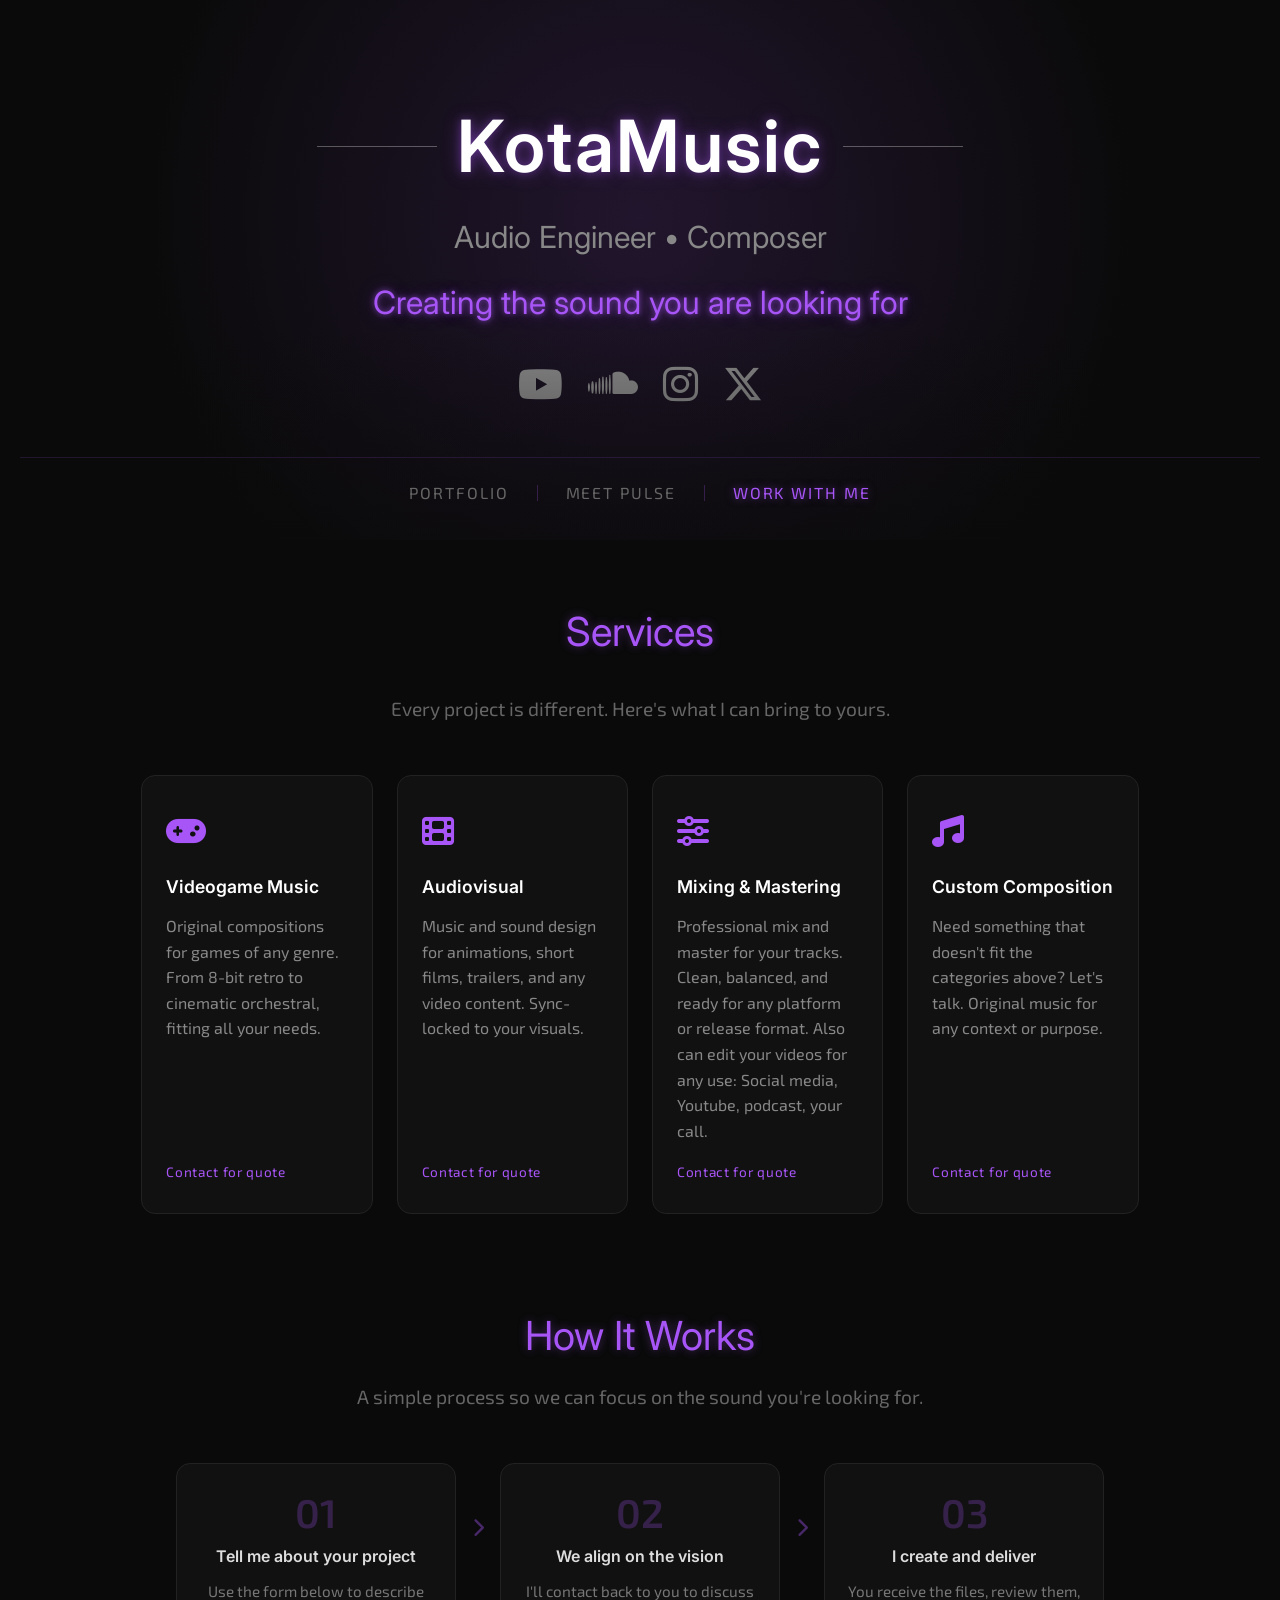
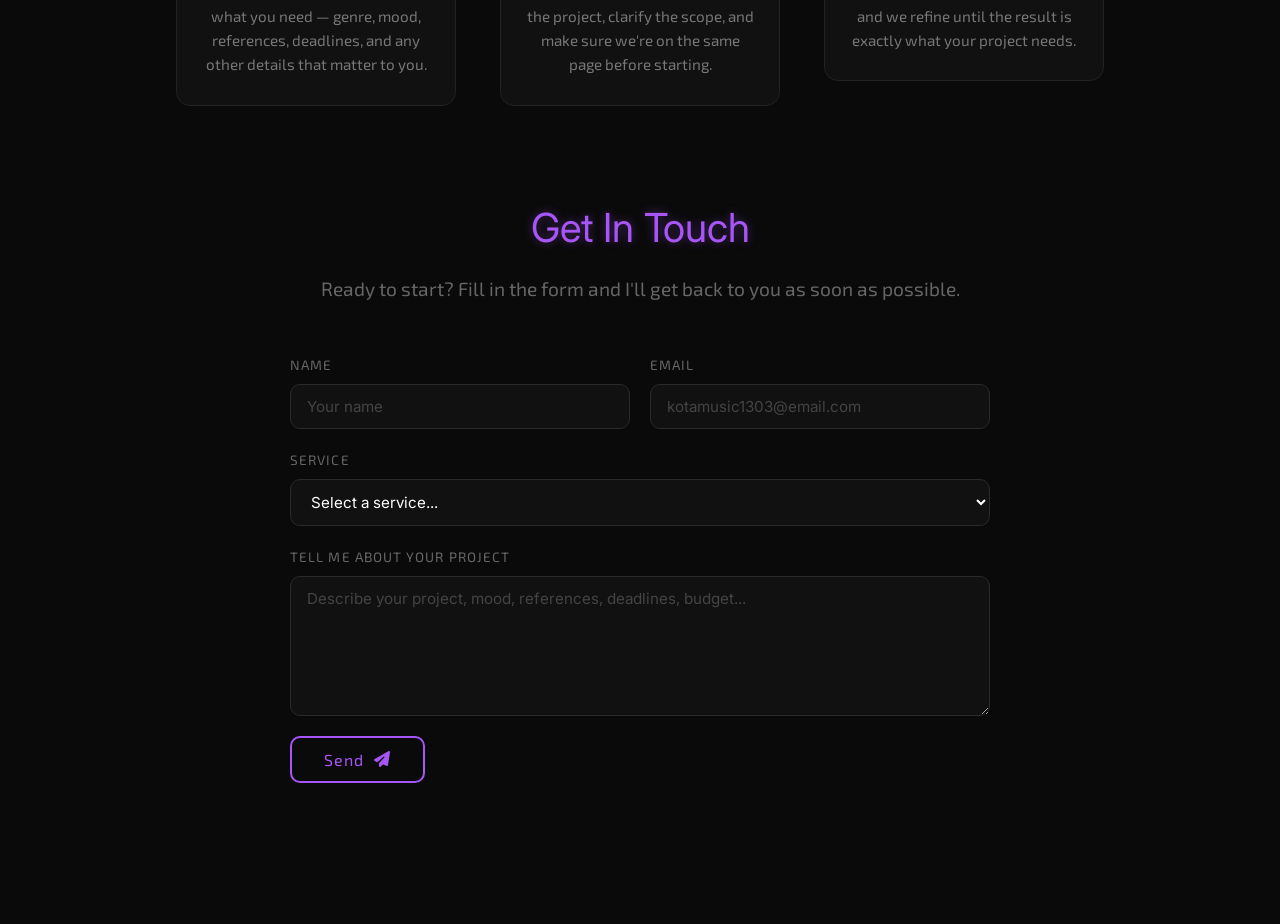
<file: work (1).html>
<!DOCTYPE html>
<html lang="es">
<head>
  <meta charset="UTF-8">
  <meta name="viewport" content="width=device-width, initial-scale=1.0">
  <title>KotaMusic | Work With Me</title>
  <link rel="stylesheet" href="https://cdnjs.cloudflare.com/ajax/libs/font-awesome/6.5.0/css/all.min.css">
  <link href="https://fonts.googleapis.com/css2?family=Inter:wght@300;400;600&display=swap" rel="stylesheet">
  <link href="https://fonts.googleapis.com/css2?family=Exo+2:wght@300;400;600&display=swap" rel="stylesheet">
  <link rel="stylesheet" href="style.css">
</head>

<body>

<!-- ================= HERO ================= -->
<section class="hero">
  <h1>KotaMusic</h1>
  <p class="subtitle">Audio Engineer • Composer</p>
  <p class="tagline">Creating the sound you are looking for</p>
  <div class="socials">
    <a href="https://www.youtube.com/@kotamusic1" target="_blank"><i class="fab fa-youtube"></i></a>
    <a href="https://soundcloud.com/user-876843643" target="_blank"><i class="fab fa-soundcloud"></i></a>
    <a href="https://www.instagram.com/kotamusic1/" target="_blank"><i class="fab fa-instagram"></i></a>
    <a href="https://x.com/Kotamusic1" target="_blank"><i class="fab fa-x-twitter"></i></a>
  </div>

  <nav class="site-nav">
    <a href="index.html" class="nav-link">Portfolio</a>
    <span class="nav-divider"></span>
    <a href="pulse.html" class="nav-link">Meet Pulse</a>
    <span class="nav-divider"></span>
    <a href="work.html" class="nav-link active">Work With Me</a>
  </nav>
</section>

<!-- ================= SERVICES ================= -->
<section class="section work-section">

  <h2 class="work-title">Services</h2>
  <p class="work-subtitle">Every project is different. Here's what I can bring to yours.</p>

  <div class="services-grid">

    <div class="service-card">
      <div class="service-icon"><i class="fas fa-gamepad"></i></div>
      <h3>Videogame Music</h3>
      <p>Original compositions for games of any genre. From 8-bit retro to cinematic orchestral, fitting all your needs.</p>
      <div class="service-price">Contact for quote</div>
    </div>

    <div class="service-card">
      <div class="service-icon"><i class="fas fa-film"></i></div>
      <h3>Audiovisual</h3>
      <p>Music and sound design for animations, short films, trailers, and any video content. Sync-locked to your visuals.</p>
      <div class="service-price">Contact for quote</div>
    </div>

    <div class="service-card">
      <div class="service-icon"><i class="fas fa-sliders-h"></i></div>
      <h3>Mixing & Mastering</h3>
      <p>Professional mix and master for your tracks. Clean, balanced, and ready for any platform or release format.
      Also can edit your videos for any use: Social media, Youtube, podcast, your call.</p>
      <div class="service-price">Contact for quote</div>
    </div>

    <div class="service-card">
      <div class="service-icon"><i class="fas fa-music"></i></div>
      <h3>Custom Composition</h3>
      <p>Need something that doesn't fit the categories above? Let's talk. Original music for any context or purpose.</p>
      <div class="service-price">Contact for quote</div>
    </div>

  </div>

  <!-- ================= PROCESS ================= -->
  <div class="process-block">
    <h2 class="work-title" style="margin-bottom: 14px;">How It Works</h2>
    <p class="work-subtitle" style="margin-bottom: 50px;">A simple process so we can focus on the sound you're looking for.</p>

    <div class="process-steps">

      <div class="process-step">
        <div class="step-number">01</div>
        <h4>Tell me about your project</h4>
        <p>Use the form below to describe what you need — genre, mood, references, deadlines, and any other details that matter to you.</p>
      </div>

      <div class="process-arrow"><i class="fas fa-chevron-right"></i></div>

      <div class="process-step">
        <div class="step-number">02</div>
        <h4>We align on the vision</h4>
        <p>I'll contact back to you to discuss the project, clarify the scope, and make sure we're on the same page before starting.</p>
      </div>

      <div class="process-arrow"><i class="fas fa-chevron-right"></i></div>

      <div class="process-step">
        <div class="step-number">03</div>
        <h4>I create and deliver</h4>
        <p>You receive the files, review them, and we refine until the result is exactly what your project needs.</p>
      </div>

    </div>
  </div>

  <!-- ================= CONTACT FORM ================= -->
  <div class="contact-block">
    <h2 class="work-title" style="margin-bottom: 14px;">Get In Touch</h2>
    <p class="work-subtitle" style="margin-bottom: 50px;">Ready to start? Fill in the form and I'll get back to you as soon as possible.</p>

    <form class="contact-form" onsubmit="handleSubmit(event)">

      <div class="form-row">
        <div class="form-group">
          <label for="cf-name">Name</label>
          <input type="text" id="cf-name" placeholder="Your name" required>
        </div>
        <div class="form-group">
          <label for="cf-email">Email</label>
          <input type="email" id="cf-email" placeholder="kotamusic1303@email.com" required>
        </div>
      </div>

      <div class="form-group">
        <label for="cf-service">Service</label>
        <select id="cf-service">
          <option value="">Select a service...</option>
          <option value="vgm">Videogame Music</option>
          <option value="av">Audiovisual</option>
          <option value="mm">Mixing & Mastering</option>
          <option value="custom">Custom Composition</option>
          <option value="other">Other</option>
        </select>
      </div>

      <div class="form-group">
        <label for="cf-message">Tell me about your project</label>
        <textarea id="cf-message" rows="6" placeholder="Describe your project, mood, references, deadlines, budget..." required></textarea>
      </div>

      <button type="submit" class="submit-btn">
        Send<i class="fas fa-paper-plane"></i>
      </button>

      <p id="form-feedback" class="form-feedback"></p>

    </form>
  </div>

</section>

<!-- ================= BOTÓN TOP ================= -->
<button id="back-to-top" aria-label="Volver al inicio">
  <i class="fas fa-step-backward"></i>
</button>

<script>
  const btnTop = document.getElementById("back-to-top");
  window.addEventListener("scroll", () => { btnTop.classList.toggle("show", window.scrollY > 300); });
  btnTop.addEventListener("click", () => window.scrollTo({ top: 0, behavior: "smooth" }));

  function handleSubmit(e) {
    e.preventDefault();
    const feedback = document.getElementById("form-feedback");
    feedback.textContent = "Thanks! I'll get back to you soon.";
    feedback.classList.add("feedback-ok");
    e.target.reset();
    setTimeout(() => { feedback.textContent = ""; feedback.classList.remove("feedback-ok"); }, 5000);
  }
</script>

</body>
</html>
</file>
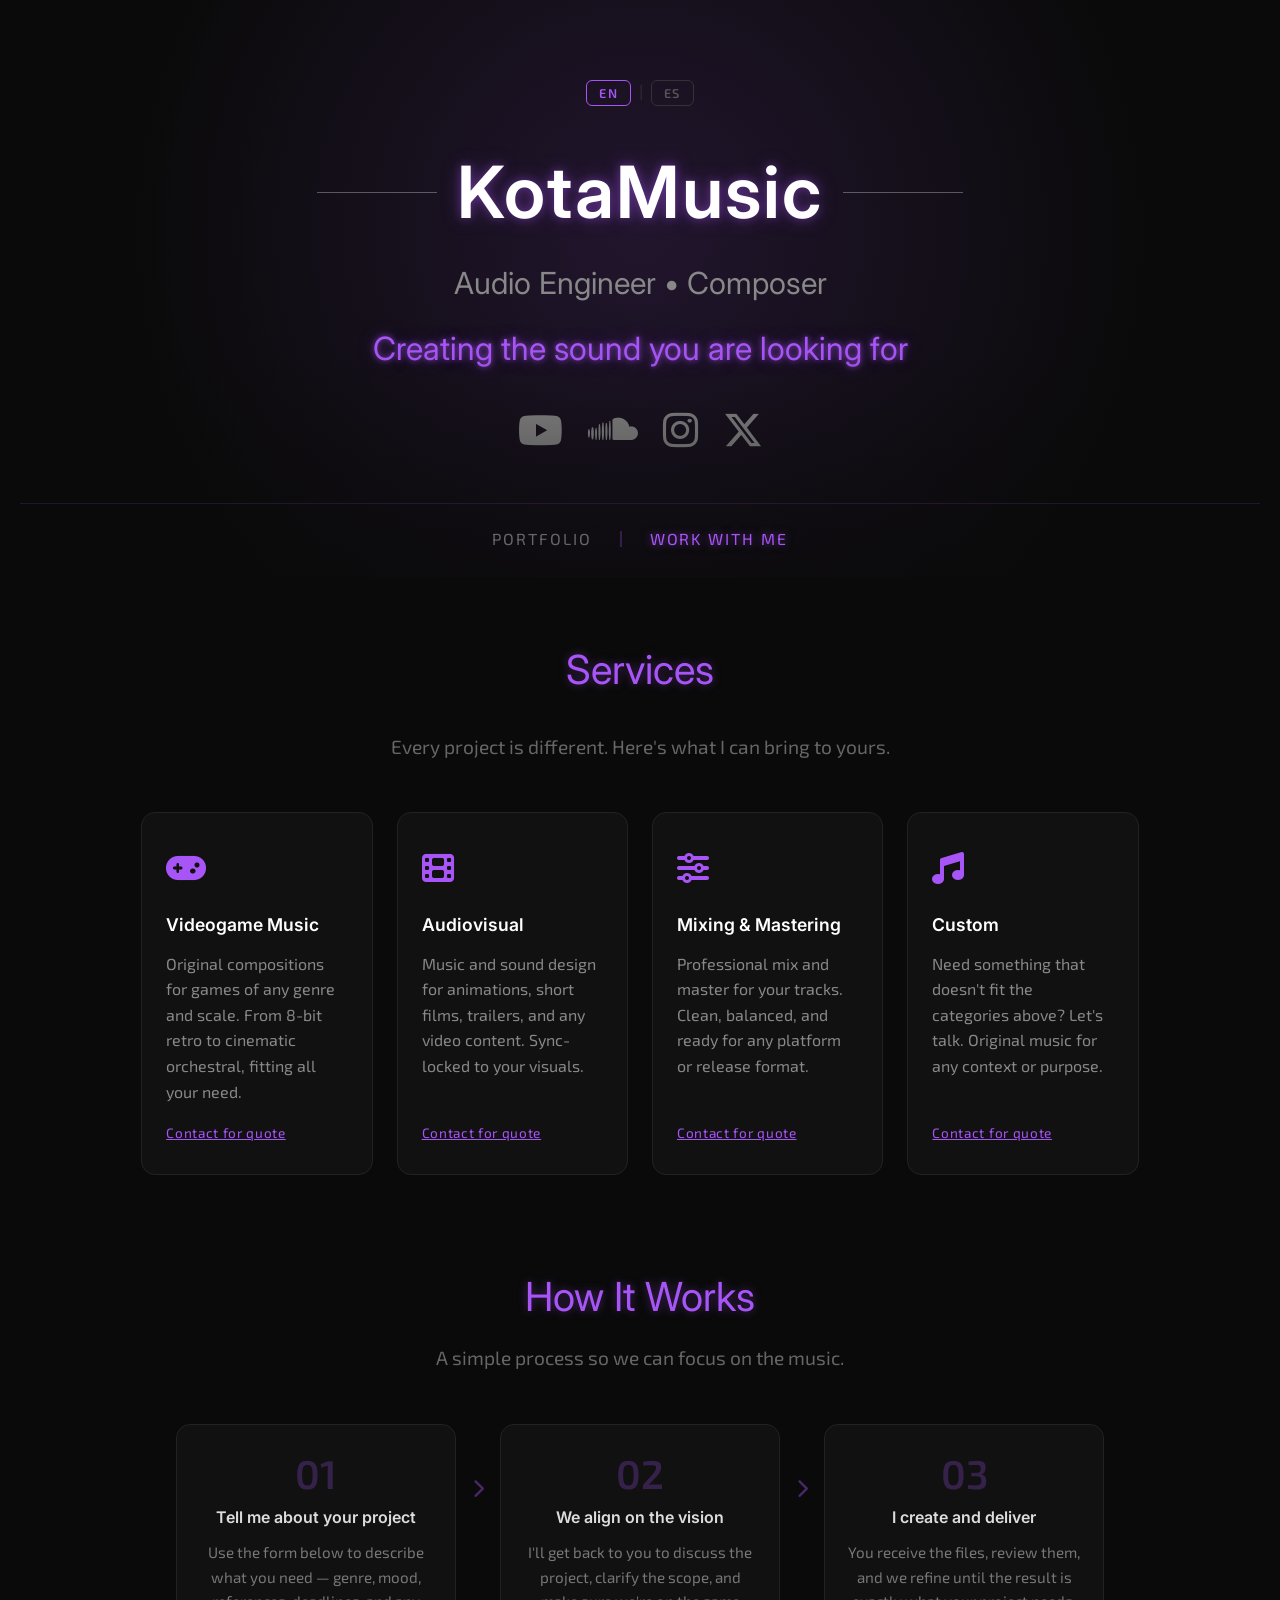
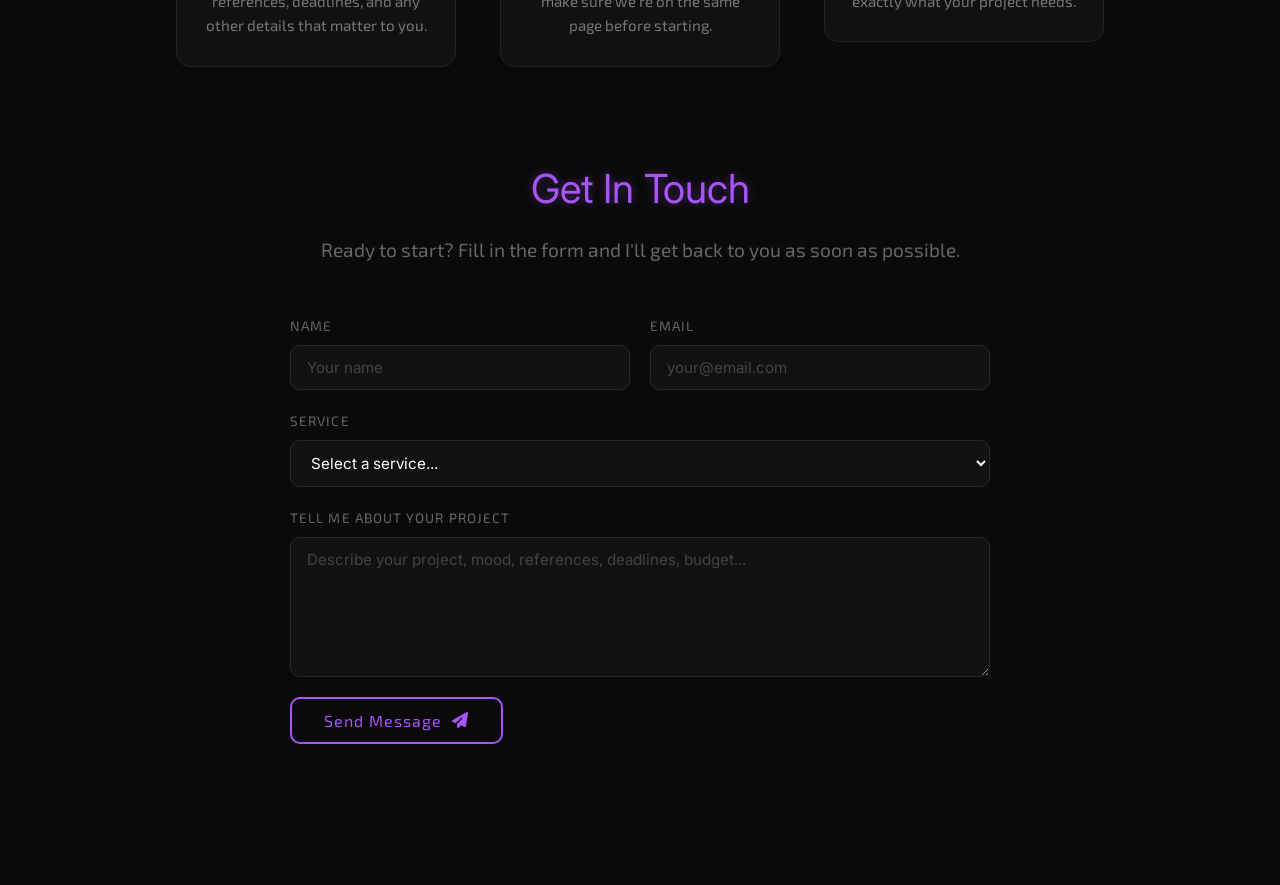
<file: work.html>
<!DOCTYPE html>
<html lang="es">
<head>
  <meta charset="UTF-8">
  <meta name="viewport" content="width=device-width, initial-scale=1.0">
  <title>KotaMusic | Work With Me</title>
  <link rel="stylesheet" href="https://cdnjs.cloudflare.com/ajax/libs/font-awesome/6.5.0/css/all.min.css">
  <link href="https://fonts.googleapis.com/css2?family=Inter:wght@300;400;600&display=swap" rel="stylesheet">
  <link href="https://fonts.googleapis.com/css2?family=Exo+2:wght@300;400;600&display=swap" rel="stylesheet">
  <link rel="stylesheet" href="style.css">
</head>

<body>

<!-- ================= HERO ================= -->
<section class="hero">
  
  <div class="lang-switch">
    <button type="button" class="lang-btn active" data-lang="en">EN</button>
    <span class="lang-sep">|</span>
    <button type="button" class="lang-btn" data-lang="es">ES</button>
  </div>
  
  <h1>KotaMusic</h1>
  <p class="subtitle" data-i18n="subtitle">Audio Engineer • Composer</p>
  <p class="tagline" data-i18n="tagline">Creating the sound you are looking for</p>
  <div class="socials">
    <a href="https://www.youtube.com/@kotamusic1" target="_blank"><i class="fab fa-youtube"></i></a>
    <a href="https://soundcloud.com/user-876843643" target="_blank"><i class="fab fa-soundcloud"></i></a>
    <a href="https://www.instagram.com/kotamusic1/" target="_blank"><i class="fab fa-instagram"></i></a>
    <a href="https://x.com/Kotamusic1" target="_blank"><i class="fab fa-x-twitter"></i></a>
  </div>

  <nav class="site-nav">
    <a href="index.html" class="nav-link" data-i18n="nav_portfolio">Portfolio</a>
    <span class="nav-divider"></span>
    <span class="nav-divider"></span>
    <a href="work.html" class="nav-link active" data-i18n="nav_work">Work With Me</a>
  </nav>
</section>

<!-- ================= SERVICES ================= -->
<section class="section work-section">

  <h2 class="work-title" data-i18n="work_services_title">Services</h2>
  <p class="work-subtitle" data-i18n="work_services_sub">Every project is different. Here's what I can bring to yours.</p>

  <div class="services-grid">

    <div class="service-card">
      <div class="service-icon"><i class="fas fa-gamepad"></i></div>
      <h3 data-i18n="svc1_title">Videogame Music</h3>
      <p data-i18n="svc1_text">Original compositions for games of any genre. From 8-bit retro to cinematic orchestral, fitting all your needs.</p>
      <a href="#contact-form" class="service-price" data-i18n="svc_price">Contact for quote</a>
    </div>

    <div class="service-card">
      <div class="service-icon"><i class="fas fa-film"></i></div>
      <h3 data-i18n="svc2_title">Audiovisual</h3>
      <p data-i18n="svc2_text">Music and sound design for animations, short films, trailers, and any video content. Sync-locked to your visuals.</p>
      <a href="#contact-form" class="service-price" data-i18n="svc_price">Contact for quote</a>
    </div>

    <div class="service-card">
      <div class="service-icon"><i class="fas fa-sliders-h"></i></div>
      <h3 data-i18n="svc3_title">Mixing & Mastering</h3>
      <p data-i18n="svc3_text">Professional mix and master for your tracks. Clean, balanced, and ready for any platform or release format.
      Also can edit your videos for any use: Social media, Youtube, podcast, your call.</p>
      <a href="#contact-form" class="service-price" data-i18n="svc_price">Contact for quote</a>
    </div>

    <div class="service-card">
      <div class="service-icon"><i class="fas fa-music"></i></div>
      <h3 data-i18n="svc4_title">Custom Composition</h3>
      <p data-i18n="svc4_text">Need something that doesn't fit the categories above? Let's talk. Original music for any context or purpose.</p>
      <a href="#contact-form" class="service-price" data-i18n="svc_price">Contact for quote</a>
    </div>

  </div>

  <!-- ================= PROCESS ================= -->
  <div class="process-block">
    <h2 class="work-title" data-i18n="work_process_title" style="margin-bottom: 14px;">How It Works</h2>
    <p class="work-subtitle" data-i18n="work_process_sub" style="margin-bottom: 50px;">A simple process so we can focus on the sound you're looking for.</p>

    <div class="process-steps">

      <div class="process-step">
        <div class="step-number">01</div>
        <h4 data-i18n="step1_title">Tell me about your project</h4>
        <p data-i18n="step1_text">Use the form below to describe what you need — genre, mood, references, deadlines, and any other details that matter to you.</p>
      </div>

      <div class="process-arrow"><i class="fas fa-chevron-right"></i></div>

      <div class="process-step">
        <div class="step-number">02</div>
        <h4 data-i18n="step2_title">We align on the vision</h4>
        <p data-i18n="step2_text">I'll contact back to you to discuss the project, clarify the scope, and make sure we're on the same page before starting.</p>
      </div>

      <div class="process-arrow"><i class="fas fa-chevron-right"></i></div>

      <div class="process-step">
        <div class="step-number">03</div>
        <h4 data-i18n="step3_title">I create and deliver</h4>
        <p data-i18n="step3_text">You receive the files, review them, and we refine until the result is exactly what your project needs.</p>
      </div>

    </div>
  </div>

  <!-- ================= CONTACT FORM ================= -->
  <div class="contact-block" id="contact-form">
    <h2 class="work-title" data-i18n="contact_title" style="margin-bottom: 14px;">Get In Touch</h2>
    <p class="work-subtitle" data-i18n="contact_sub" style="margin-bottom: 50px;">Ready to start? Fill in the form and I'll get back to you as soon as possible.</p>

    <form class="contact-form" action="https://formspree.io/f/xgoryzbz" method="POST">
      <input type="hidden" name="_subject" value="New message from KotaMusic portfolio">

      <div class="form-row">
        <div class="form-group">
          <label for="cf-name" data-i18n="form_name">Name</label>
          <input type="text" id="cf-name" name="name" data-i18n="form_name_ph" placeholder="Your name" required>
        </div>
        <div class="form-group">
          <label for="cf-email" data-i18n="form_email">Email</label>
          <input type="email" id="cf-email" name="email" data-i18n="form_email_ph" placeholder="your@email.com" required>
        </div>
      </div>

      <div class="form-group">
        <label for="cf-service" data-i18n="form_service">Service</label>
        <select id="cf-service" name="service">
          <option data-i18n="form_service_ph" value="">Select a service...</option>
          <option data-i18n="form_svc1" value="vgm">Videogame Music</option>
          <option data-i18n="form_svc2" value="av">Audiovisual</option>
          <option data-i18n="form_svc3" value="mm">Mixing & Mastering</option>
          <option data-i18n="form_svc4" value="custom">Custom Composition</option>
          <option data-i18n="form_svc5" value="other">Other</option>
        </select>
      </div>

      <div class="form-group">
        <label data-i18n="form_message" for="cf-message">Tell me about your project</label>
        <textarea id="cf-message" name="message" rows="6" placeholder="Describe your project, mood, references, deadlines, budget..." required></textarea>
      </div>

    <button type="submit" class="submit-btn">
  <span data-i18n="form_send">Send</span><i class="fas fa-paper-plane"></i>
</button>
      <p id="form-feedback" class="form-feedback"></p>

    </form>
  </div>

</section>

<!-- ================= BOTÓN TOP ================= -->
<button id="back-to-top" aria-label="Volver al inicio">
  <i class="fas fa-step-backward"></i>
</button>

<script>
  const btnTop = document.getElementById("back-to-top");
  window.addEventListener("scroll", () => { btnTop.classList.toggle("show", window.scrollY > 300); });
  btnTop.addEventListener("click", () => window.scrollTo({ top: 0, behavior: "smooth" }));
</script>

  <script src="i18n.js"></script>

  <script>
  document.querySelectorAll('a[href="#contact-form"]').forEach(link => {
  link.addEventListener("click", function(e) {
    e.preventDefault();
    const target = document.getElementById("contact-form");
    target.scrollIntoView({ behavior: "smooth" });
    target.classList.add("form-highlight");
    setTimeout(() => target.classList.remove("form-highlight"), 1500);
  });
});
    </script>
  
</body>
</html>
</file>
<file: style.css>
/* =========================
   BASE
========================= */
*, *::before, *::after {
  box-sizing: border-box;
  margin: 0;
  padding: 0;
}

body {
  font-family: "Inter", sans-serif;
  background: #0a0a0a;
  color: #fff;
  line-height: 1.6;
}

/* =========================
   HERO
========================= */
.hero {
  min-height: 60vh;
  padding: 80px 20px 0;
  display: flex;
  flex-direction: column;
  justify-content: center;
  align-items: center;
  text-align: center;
  position: relative;
  z-index: 1;
  background: radial-gradient(circle at 50% 40%, rgba(168, 85, 247, 0.15), #0a0a0a 70%);
}

.hero::after {
  content: "";
  position: absolute;
  inset: 0;
  background: linear-gradient(to bottom, rgba(10,10,10,0) 60%, rgba(10,10,10,0.6) 100%);
  pointer-events: none;
}

.hero h1 {
  font-size: 4.5em;
  font-weight: 600;
  letter-spacing: 2px;
  color: #fff;
  position: relative;
  display: inline-block;
  text-shadow: 0 0 10px rgba(168,85,247,0.4), 0 0 20px rgba(168,85,247,0.3);
}

.hero h1::before,
.hero h1::after {
  content: "";
  position: absolute;
  top: 50%;
  width: 120px;
  height: 1px;
  background: rgba(255,255,255,0.3);
}
.hero h1::before { right: 100%; margin-right: 20px; }
.hero h1::after  { left: 100%;  margin-left: 20px;  }

.subtitle {
  margin-top: 10px;
  color: #888;
  font-size: 1.9em;
}

.tagline {
  margin-top: 15px;
  color: #a855f7;
  font-size: 2em;
  text-shadow: 0 0 5px rgba(168,85,247,0.5), 0 0 10px rgba(168,85,247,0.4), 0 0 20px rgba(168,85,247,0.3);
}

/* =========================
   SOCIALS
========================= */
.socials {
  margin-top: 25px;
  display: flex;
  gap: 25px;
  justify-content: center;
}

.socials a {
  font-size: 2.5em;
  color: #888;
  text-decoration: none;
  transition: transform 0.25s ease, color 0.25s ease;
}

.socials a:hover               { transform: translateY(-3px) scale(1.15); }
.socials a:nth-child(1):hover  { color: #FF0000; }
.socials a:nth-child(2):hover  { color: #FF5500; }
.socials a:nth-child(3):hover  { color: #E1306C; }
.socials a:nth-child(4):hover  { color: #ffffff; }

/* =========================
   LANG SWITCH
========================= */
.lang-switch {
  display: flex;
  align-items: center;
  gap: 8px;
  margin-bottom: 28px;
  position: relative;
  z-index: 2;
}

.lang-btn {
  background: transparent;
  border: 1px solid #333;
  border-radius: 6px;
  color: #555;
  font-family: "Exo 2", sans-serif;
  font-size: 0.8em;
  font-weight: 600;
  letter-spacing: 0.1em;
  padding: 4px 12px;
  cursor: pointer;
  transition: color 0.2s, border-color 0.2s;
}

.lang-btn:hover {
  color: #aaa;
  border-color: #555;
}

.lang-btn.active {
  color: #a855f7;
  border-color: #a855f7;
}

.lang-sep {
  color: #333;
  font-size: 0.8em;
}

/* =========================
   NAVBAR
========================= */
.site-nav {
  position: relative;
  z-index: 2;
  display: flex;
  align-items: center;
  justify-content: center;
  gap: 0;
  margin-top: 40px;
  margin-bottom: 0;
  padding: 16px 0 20px;
  width: 100%;
  border-top: 1px solid rgba(168,85,247,0.15);
}

.nav-link {
  font-family: "Exo 2", sans-serif;
  font-size: 1em;
  letter-spacing: 0.12em;
  text-transform: uppercase;
  color: #666;
  text-decoration: none;
  padding: 6px 28px;
  transition: color 0.25s ease;
}

.nav-link:hover { color: #ccc; }

.nav-link.active {
  color: #a855f7;
  text-shadow: 0 0 8px rgba(168,85,247,0.5);
}

.nav-divider {
  display: inline-block;
  width: 1px;
  height: 16px;
  background: rgba(168,85,247,0.25);
  vertical-align: middle;
}

/* =========================
   LAYOUT SECCIONES
========================= */
.section,
.variety-section,
.styles-section,
.audiovisual-section,
.vg-section {
  max-width: 1400px;
  margin: 0 auto;
  padding: 60px clamp(20px, 4vw, 60px);
}

.section h2,
.variety-section h2 {
  margin-bottom: 30px;
  font-weight: 400;
}

.vg-section h2,
.audiovisual-section h2 {
  font-size: 3em;
  color: #a855f7;
  margin-bottom: 15px;
  text-shadow: 0 0 10px rgba(168,85,247,0.4);
}

.section-combo {
  height: 120px;
  background: radial-gradient(circle, rgba(168,85,247,0.1), transparent 70%);
}

/* =========================
   CARDS GENÉRICAS
========================= */
.card {
  background: linear-gradient(145deg, #121212, #0f0f0f);
  border: 1px solid #222;
  border-radius: 12px;
  padding: 20px;
  margin-bottom: 25px;
  transition: border-color 0.3s, transform 0.3s;
}

.card:hover {
  border-color: #a855f7;
  transform: translateY(-4px);
}

/* =========================
   VG SECTION
========================= */
.vg-container {
  display: grid;
  grid-template-columns: 1.4fr 1fr 1fr;
  gap: 40px;
  align-items: start;
}

.vg-image {
  position: relative;
  height: 350px;
  cursor: pointer;
}

.vg-image img {
  position: absolute;
  top: 0; left: 0;
  width: 100%; height: 100%;
  object-fit: cover;
  border-radius: 12px;
  border: 2px solid transparent;
  transition: opacity 2s ease, border-color 0.4s ease, transform 0.3s ease;
}

.vg-image img.active      { z-index: 2; opacity: 1; border-color: #a855f7; }
.vg-image img:not(.active){ z-index: 1; opacity: 0; }
.vg-image img:hover       { transform: scale(1.03); }

.vg-audio {
  display: flex;
  flex-direction: column;
  gap: 15px;
  transform: translateY(10px);
}

.vg-audio audio,
.audio-item audio {
  width: 100%;
  border-radius: 10px;
  border: 2px solid transparent;
  transition: border-color 0.3s;
}

.vg-audio audio:hover { border-color: #a855f7; }

.vg-text {
  font-family: "Exo 2", sans-serif;
  font-size: 1.5em;
  color: #bbb;
  line-height: 1.6;
}

/* =========================
   PICK YOUR MOOD
========================= */
.styles-section { text-align: center; }

.styles-section h2 {
  font-size: 2.5em;
  color: #a855f7;
  margin-bottom: 40px;
  text-shadow: 0 0 10px rgba(168,85,247,0.4);
}

.styles-description {
  margin: 20px 0 80px;
  font-family: "Exo 2", sans-serif;
  font-size: 1.5em;
  color: #bbb;
}

.styles-icons {
  display: flex;
  justify-content: center;
  gap: 120px;
  flex-wrap: wrap;
}

.style-icon {
  display: flex;
  flex-direction: column;
  align-items: center;
  cursor: pointer;
  font-size: 5em;
  color: #888;
  border: 2px solid transparent;
  border-radius: 12px;
  transition: all 0.3s ease;
}

.style-icon p { margin-top: 10px; font-size: 1em; color: #bbb; }
.style-icon:hover  { border-color: #a855f7; transform: translateY(-3px) scale(1.15); }
.style-icon.active { color: #a855f7; border-color: #a855f7; transform: scale(1.2); text-shadow: 0 0 10px rgba(168,85,247,0.7); }

/* =========================
   VARIETY
========================= */
.variety-section h2 {
  font-size: 2.5em;
  color: #a855f7;
  text-shadow: 0 0 10px rgba(168,85,247,0.4);
}

.variety-container {
  display: flex;
  gap: 40px;
  flex-wrap: wrap;
  align-items: flex-start;
}

.variety-left {
  flex: 1;
  min-width: 260px;
  display: flex;
  flex-direction: column;
  gap: 30px;
}

.variety-text {
  font-family: "Exo 2", sans-serif;
  color: #bbb;
  font-size: 1.5em;
}

.variety-image {
  position: relative;
  height: 380px;
  width: 380px;
  cursor: pointer;
  border-radius: 12px;
  overflow: hidden;
  border: 2px solid transparent;
  transition: border-color 0.4s ease;
}

.variety-image:hover { border-color: #a855f7; }

.variety-image img {
  position: absolute;
  top: 0; left: 0;
  width: 100%; height: 100%;
  object-fit: cover;
  border-radius: 12px;
  border: none;
  transition: opacity 2s ease, transform 0.3s ease;
}

.variety-image img.active      { z-index: 2; opacity: 1; }
.variety-image img:not(.active){ z-index: 1; opacity: 0; }
.variety-image img:hover       { transform: scale(1.03); }

.variety-player {
  flex: 1;
  min-width: 260px;
  max-height: 500px;
  overflow-y: auto;
  background: #121212;
  border: 1px solid #222;
  border-radius: 12px;
  padding: 15px;
}

.song-list { display: flex; flex-direction: column; gap: 10px; }

.song-item {
  display: flex;
  flex-direction: column;
  background: #1c1c1c;
  border: 2px solid transparent;
  border-radius: 10px;
  padding: 10px;
  transition: all 0.3s ease;
  cursor: pointer;
}

.song-item:hover  { background: #2c2c2c; transform: translateY(-2px); border-color: #a855f7; }
.song-item.active { background: #1f1f1f; border-color: #a855f7; }

.song-info {
  display: flex;
  align-items: center;
  gap: 10px;
  color: #ccc;
  margin-bottom: 8px;
}

.song-info i { color: #a855f7; font-size: 1.3em; transition: transform 0.2s; }
.song-info:hover i { transform: scale(1.2); }

.progress-bar {
  width: 100%;
  height: 5px;
  background: #2a2a2a;
  border-radius: 5px;
  margin: 8px 0;
  overflow: hidden;
  cursor: pointer;
}

.progress {
  width: 0%;
  height: 100%;
  background: #a855f7;
  border-radius: 5px;
  transition: width 0.1s linear;
}

.time {
  display: flex;
  justify-content: space-between;
  font-size: 0.75em;
  color: #aaa;
}

/* =========================
   AUDIOVISUAL
========================= */
.av-slide {
  min-width: 100%;
  display: flex;
  flex-direction: row;
  gap: 20px;
  padding: 0 clamp(10px, 3vw, 40px) 0 0;
  align-items: flex-start;
}

.av-slide-text {
  flex: 1;
  min-width: 200px;
  color: #bbb;
  font-family: "Exo 2", sans-serif;
  font-size: 1.5em;
  line-height: 1.7;
  padding-top: 55px;
}

.av-slide-media {
  flex: 2;
  display: flex;
  flex-direction: column;
  align-items: flex-start;
  gap: 12px;
  width: 100%;
  margin-left: 80px;
  position: relative;
  z-index: 10;
}

.av-controls {
  width: 100%;
  display: flex;
  justify-content: center;
  align-items: center;
  gap: 30px;
  margin-top: 11px;
}

.av-controls i {
  font-size: 24px;
  cursor: pointer;
  padding: 10px;
  border-radius: 10px;
  border: 2px solid rgba(168,85,247,0.3);
  color: #a855f7;
  transition: all 0.3s ease;
}

.av-controls i:hover {
  border-color: #a855f7;
  color: #fff;
  transform: scale(1.2);
  box-shadow: 0 0 10px rgba(168,85,247,0.6);
}

.av-counter {
  font-family: "Inter", sans-serif;
  font-size: 1.1em;
  color: #888;
  min-width: 50px;
  text-align: center;
}

.av-track-wrapper {
  width: 100%;
  overflow-x: hidden;
  overflow-y: visible;
}

.av-track {
  display: flex;
  transition: transform 0.45s cubic-bezier(0.4, 0, 0.2, 1);
  will-change: transform;
  overflow: visible;
}

.av-slide-video { width: 100%; }

.av-slide-video iframe {
  width: 100%;
  height: clamp(200px, 40vw, 420px);
  border-radius: 12px;
  border: 2px solid transparent;
  transition: border-color 0.3s;
  display: block;
}

.av-slide-video iframe:hover { border-color: #a855f7; }

/* =========================
   AUDIO/VIDEO GENÉRICO
========================= */
audio, video {
  width: 100%;
  margin-top: 15px;
  border-radius: 8px;
}

/* =========================
   VOLUMEN GLOBAL
========================= */
#global-volume {
  position: fixed;
  top: 20px;
  right: 5px;
  z-index: 9999;
}

#globalVolume {
  writing-mode: bt-lr;
  -webkit-appearance: slider-vertical;
  width: 8px;
  height: 150px;
  cursor: pointer;
}

/* =========================
   MIXING / MASTERING
========================= */
.mm-section h2 {
  font-size: 2.5em;
  color: #a855f7;
  text-shadow: 0 0 10px rgba(168,85,247,0.4);
  text-align: center;
  border-left: none;
  padding-left: 0;
  margin-bottom: 8px;
}

.mm-tagline {
  text-align: center;
  font-family: "Exo 2", sans-serif;
  font-size: 1.2em;
  color: #666;
  letter-spacing: 0.05em;
  margin-bottom: 50px;
}

.mm-container {
  display: grid;
  grid-template-columns: 1fr 1.2fr 1fr;
  gap: 40px;
  align-items: start;
}

.mm-image {
  display: flex;
  flex-direction: column;
  gap: 12px;
}

.mm-image img {
  width: 100%;
  aspect-ratio: 4 / 3;
  object-fit: cover;
  border-radius: 14px;
  border: 2px solid rgba(168,85,247,0.35);
  display: block;
  transition: border-color 0.3s, transform 0.3s;
}

.mm-image img:hover { border-color: #a855f7; transform: scale(1.02); }

.mm-image-caption {
  text-align: center;
  font-family: "Exo 2", sans-serif;
  font-size: 0.9em;
  color: #a855f7;
  letter-spacing: 0.08em;
  text-transform: uppercase;
  opacity: 0.8;
}

.mm-text {
  color: #bbb;
  font-family: "Exo 2", sans-serif;
  font-size: 1.35em;
  line-height: 1.75;
  padding-top: 8px;
}

.mm-player-inner {
  background: #111;
  border: 1px solid #2a2a2a;
  border-radius: 16px;
  padding: 28px 22px 24px;
  display: flex;
  flex-direction: column;
  gap: 16px;
  position: relative;
  overflow: hidden;
}

.mm-player-inner::before {
  content: "";
  position: absolute;
  top: 0; left: 0; right: 0;
  height: 2px;
  background: linear-gradient(90deg, transparent, #a855f7, transparent);
}

.mm-track-title {
  text-align: center;
  font-family: "Exo 2", sans-serif;
  font-size: 0.95em;
  color: #ddd;
  letter-spacing: 0.06em;
  margin-bottom: -4px;
}

.mm-ab-labels { display: flex; justify-content: space-between; }

.mm-label {
  font-size: 0.8em;
  font-weight: 600;
  letter-spacing: 1px;
  text-transform: uppercase;
  color: #444;
  transition: color 0.3s;
}

.mm-label.active-label {
  color: #a855f7;
  text-shadow: 0 0 6px rgba(168,85,247,0.6);
}

.mm-switch-wrap { display: flex; justify-content: center; }

.mm-switch {
  position: relative;
  width: 80px;
  height: 36px;
  border-radius: 18px;
  background: #1c1c1c;
  border: 2px solid #a855f7;
  cursor: pointer;
  padding: 0;
  transition: box-shadow 0.3s;
  box-shadow: 0 0 8px rgba(168,85,247,0.3);
}

.mm-switch:hover { box-shadow: 0 0 14px rgba(168,85,247,0.6); }

.mm-switch-knob {
  position: absolute;
  top: 4px; left: 4px;
  width: 24px; height: 24px;
  border-radius: 50%;
  background: #a855f7;
  transition: transform 0.3s cubic-bezier(0.4,0,0.2,1), background 0.3s;
  box-shadow: 0 0 6px rgba(168,85,247,0.7);
}

.mm-switch.switched .mm-switch-knob {
  transform: translateX(44px);
  background: #c084fc;
}

.mm-progress-bar {
  width: 100%;
  height: 5px;
  background: #2a2a2a;
  border-radius: 5px;
  overflow: hidden;
  cursor: pointer;
}

.mm-progress {
  width: 0%;
  height: 100%;
  background: #a855f7;
  border-radius: 5px;
  transition: width 0.1s linear;
}

.mm-time {
  display: flex;
  justify-content: space-between;
  font-size: 0.75em;
  color: #555;
  margin-top: -8px;
}

.mm-controls { display: flex; justify-content: center; }

.mm-controls i {
  font-size: 3em;
  color: #a855f7;
  cursor: pointer;
  transition: transform 0.2s, color 0.2s;
}

.mm-controls i:hover { transform: scale(1.15); color: #c084fc; }

/* =========================
   MEET PULSE
========================= */
.pulse-section {
  max-width: 1100px;
  margin: 0 auto;
  padding: 60px clamp(20px, 4vw, 60px) 100px;
}

.pulse-intro {
  display: flex;
  gap: 60px;
  align-items: center;
  margin-bottom: 90px;
  flex-wrap: wrap;
}

.pulse-intro-image {
  flex: 0 0 auto;
  width: clamp(240px, 30vw, 360px);
}

.pulse-intro-image img {
  width: 100%;
  border-radius: 16px;
  border: 2px solid rgba(168,85,247,0.4);
  object-fit: cover;
  display: block;
  transition: border-color 0.3s, transform 0.3s;
}

.pulse-intro-image img:hover { border-color: #a855f7; transform: scale(1.02); }

.pulse-intro-text { flex: 1; min-width: 260px; }

.pulse-name {
  font-size: 3.5em;
  font-weight: 600;
  color: #a855f7;
  text-shadow: 0 0 14px rgba(168,85,247,0.5);
  margin-bottom: 6px;
  border-left: none;
  padding-left: 0;
}

.pulse-role {
  font-family: "Exo 2", sans-serif;
  font-size: 1em;
  color: #666;
  letter-spacing: 0.1em;
  text-transform: uppercase;
  margin-bottom: 24px;
}

.pulse-intro-text p {
  font-family: "Exo 2", sans-serif;
  font-size: 1.35em;
  color: #bbb;
  line-height: 1.75;
}

.pulse-lore-title {
  font-family: "Exo 2", sans-serif;
  font-size: 1em;
  letter-spacing: 0.15em;
  text-transform: uppercase;
  color: #555;
  margin-bottom: 50px;
  text-align: center;
}

.lore-entry {
  display: flex;
  gap: 50px;
  align-items: center;
  margin-bottom: 70px;
  flex-wrap: wrap;
}

.lore-entry--reverse { flex-direction: row-reverse; }

.lore-entry-image {
  flex: 0 0 auto;
  width: clamp(200px, 25vw, 300px);
}

.lore-entry-image img {
  width: 100%;
  border-radius: 12px;
  border: 2px solid rgba(168,85,247,0.25);
  object-fit: cover;
  display: block;
  transition: border-color 0.3s;
}

.lore-entry-image img:hover { border-color: #a855f7; }

.lore-entry-text { flex: 1; min-width: 220px; }

.lore-chapter {
  display: block;
  font-family: "Exo 2", sans-serif;
  font-size: 0.8em;
  letter-spacing: 0.15em;
  text-transform: uppercase;
  color: #a855f7;
  margin-bottom: 8px;
}

.lore-entry-text h4 {
  font-size: 1.6em;
  font-weight: 600;
  color: #fff;
  margin-bottom: 14px;
}

.lore-entry-text p {
  font-family: "Exo 2", sans-serif;
  font-size: 1.2em;
  color: #bbb;
  line-height: 1.75;
}

/* =========================
   WORK WITH ME
========================= */
.work-section {
  max-width: 1100px;
  margin: 0 auto;
  padding: 60px clamp(20px, 4vw, 60px) 100px;
}

.work-title {
  font-size: 2.5em;
  color: #a855f7;
  text-shadow: 0 0 10px rgba(168,85,247,0.4);
  text-align: center;
  border-left: none;
  padding-left: 0;
  margin-bottom: 8px;
}

.work-subtitle {
  text-align: center;
  font-family: "Exo 2", sans-serif;
  font-size: 1.2em;
  color: #666;
  margin-bottom: 50px;
}

.services-grid {
  display: grid;
  grid-template-columns: repeat(auto-fit, minmax(220px, 1fr));
  gap: 24px;
  margin-bottom: 90px;
}

.service-card {
  background: #111;
  border: 1px solid #222;
  border-radius: 14px;
  padding: 30px 24px;
  display: flex;
  flex-direction: column;
  gap: 12px;
  transition: border-color 0.3s, transform 0.3s;
  position: relative;
  overflow: hidden;
}

.service-card::before {
  content: "";
  position: absolute;
  top: 0; left: 0; right: 0;
  height: 2px;
  background: linear-gradient(90deg, transparent, rgba(168,85,247,0.5), transparent);
  opacity: 0;
  transition: opacity 0.3s;
}

.service-card:hover { border-color: #a855f7; transform: translateY(-4px); }
.service-card:hover::before { opacity: 1; }

.service-icon { font-size: 2em; color: #a855f7; margin-bottom: 4px; }

.service-card h3 { font-size: 1.1em; font-weight: 600; color: #fff; }

.service-card p {
  font-family: "Exo 2", sans-serif;
  font-size: 1em;
  color: #888;
  line-height: 1.6;
  flex: 1;
}

.service-price {
  font-family: "Exo 2", sans-serif;
  font-size: 0.85em;
  color: #a855f7;
  letter-spacing: 0.05em;
  margin-top: 6px;
}

.process-block { margin-bottom: 90px; }

.process-steps {
  display: flex;
  align-items: flex-start;
  gap: 16px;
  flex-wrap: wrap;
  justify-content: center;
}

.process-step {
  flex: 1;
  min-width: 200px;
  max-width: 280px;
  background: #111;
  border: 1px solid #222;
  border-radius: 14px;
  padding: 28px 22px;
  text-align: center;
  transition: border-color 0.3s;
}

.process-step:hover { border-color: rgba(168,85,247,0.4); }

.step-number {
  font-family: "Exo 2", sans-serif;
  font-size: 2.5em;
  font-weight: 600;
  color: rgba(168,85,247,0.25);
  margin-bottom: 12px;
  line-height: 1;
}

.process-step h4 { font-size: 1em; font-weight: 600; color: #ddd; margin-bottom: 10px; }
.process-step p { font-family: "Exo 2", sans-serif; font-size: 0.95em; color: #777; line-height: 1.6; }

.process-arrow { color: rgba(168,85,247,0.4); font-size: 1.2em; margin-top: 50px; flex-shrink: 0; }

.contact-block { max-width: 700px; margin: 0 auto; }

.contact-form { display: flex; flex-direction: column; gap: 20px; }

.form-row { display: grid; grid-template-columns: 1fr 1fr; gap: 20px; }

.form-group { display: flex; flex-direction: column; gap: 8px; }

.form-group label {
  font-family: "Exo 2", sans-serif;
  font-size: 0.85em;
  letter-spacing: 0.08em;
  text-transform: uppercase;
  color: #666;
}

.form-group input,
.form-group select,
.form-group textarea {
  background: #111;
  border: 1px solid #2a2a2a;
  border-radius: 10px;
  color: #fff;
  font-family: "Inter", sans-serif;
  font-size: 0.95em;
  padding: 12px 16px;
  transition: border-color 0.25s;
  outline: none;
  resize: vertical;
}

.form-group input:focus,
.form-group select:focus,
.form-group textarea:focus { border-color: #a855f7; }

.form-group input::placeholder,
.form-group textarea::placeholder { color: #444; }

.form-group select option { background: #1a1a1a; }

.submit-btn {
  align-self: flex-start;
  background: transparent;
  border: 2px solid #a855f7;
  border-radius: 10px;
  color: #a855f7;
  font-family: "Exo 2", sans-serif;
  font-size: 1em;
  letter-spacing: 0.06em;
  padding: 12px 32px;
  cursor: pointer;
  display: flex;
  align-items: center;
  gap: 10px;
  transition: background 0.25s, color 0.25s, transform 0.2s;
}

.submit-btn:hover { background: #a855f7; color: #fff; transform: translateY(-2px); }

.form-feedback { font-family: "Exo 2", sans-serif; font-size: 0.95em; color: #555; min-height: 1.4em; }
.form-feedback.feedback-ok { color: #a855f7; }

.form-highlight {
  animation: highlightPulse 1.5s ease;
}

@keyframes highlightPulse {
  0%   { box-shadow: 0 0 0px rgba(168,85,247,0); }
  40%  { box-shadow: 0 0 30px rgba(168,85,247,0.5); }
  100% { box-shadow: 0 0 0px rgba(168,85,247,0); }
}

/* =========================
   BOTÓN TOP
========================= */
#back-to-top {
  position: fixed;
  bottom: 30px;
  right: 30px;
  width: 50px;
  height: 50px;
  border-radius: 50%;
  border: none;
  background: #a855f7;
  color: #fff;
  font-size: 1.5em;
  cursor: pointer;
  display: flex;
  justify-content: center;
  align-items: center;
  box-shadow: 0 4px 10px rgba(168,85,247,0.5);
  opacity: 0;
  visibility: hidden;
  transition: transform 0.3s, background-color 0.3s, box-shadow 0.3s, opacity 0.3s, visibility 0.3s;
  z-index: 1000;
}

#back-to-top:hover { transform: scale(1.2); background: #9333ea; box-shadow: 0 6px 15px rgba(168,85,247,0.7); }
#back-to-top.show { opacity: 1; visibility: visible; }

/* =========================
   RESPONSIVE
========================= */
@media (max-width: 900px) {
  .vg-container { grid-template-columns: 1fr; }
  .vg-image { height: 220px; }
  .mm-container { grid-template-columns: 1fr; gap: 30px; }
  .process-arrow { display: none; }
}

@media (max-width: 768px) {
  .hero { padding: 60px 20px 0; }
  .hero h1 { font-size: 2.4em; }
  .hero h1::before, .hero h1::after { display: none; }

  .site-nav { gap: 0; }
  .nav-link { font-size: 0.85em; padding: 6px 14px; }

  .section,
  .variety-section,
  .styles-section,
  .audiovisual-section,
  .vg-section { padding: 40px 16px; }

  .styles-icons { flex-direction: row; flex-wrap: wrap; justify-content: center; gap: 30px; }
  .style-icon { font-size: 3.5em; }

  .variety-container { flex-direction: column; }
  .variety-left { width: 100%; }
  .variety-image { height: 280px; width: 280px; margin: 0 auto; }
  .variety-player { width: 100%; max-height: 400px; }

  .av-slide { padding: 0 8px; flex-direction: column; }
  .av-slide-video iframe { height: auto; aspect-ratio: 16 / 9; }
  .av-slide-media { order: 1; margin-left: 0; }
  .av-slide-text { order: 2; padding-top: 0; }

  #globalVolume { height: 90px; }
  #back-to-top { bottom: 16px; right: 16px; width: 42px; height: 42px; font-size: 1.2em; }
  .section-combo { height: 60px; }

  .pulse-intro { flex-direction: column; gap: 30px; }
  .pulse-intro-image { width: 100%; max-width: 320px; margin: 0 auto; }
  .lore-entry, .lore-entry--reverse { flex-direction: column; gap: 24px; }
  .lore-entry-image { width: 100%; max-width: 280px; margin: 0 auto; }

  .form-row { grid-template-columns: 1fr; }
  .submit-btn { align-self: stretch; justify-content: center; }
}

@media (max-width: 480px) {
  .hero h1 { font-size: 2em; }
  .nav-link { font-size: 0.75em; padding: 6px 10px; letter-spacing: 0.06em; }
  .vg-section h2, .audiovisual-section h2, .styles-section h2, .variety-section h2 { font-size: 1.8em; }
  .styles-icons { gap: 20px; }
  .style-icon { font-size: 2.8em; }
  .av-controls i { font-size: 18px; padding: 8px; }
  .pulse-name { font-size: 2.5em; }
}

/* =========================
   SOUND DESIGN
========================= */
.sd-section { text-align: center; }

.sd-section h2 {
  font-size: 3em;
  color: #a855f7;
  margin-bottom: 15px;
  text-shadow: 0 0 10px rgba(168,85,247,0.4);
}

.sd-intro {
  max-width: 820px;
  margin: 0 auto 50px;
  font-family: "Exo 2", sans-serif;
  font-size: 1.5em;
  color: #bbb;
  line-height: 1.7;
}

.sd-section .services-grid { margin-bottom: 0; }

@media (max-width: 480px) {
  .sd-section h2 { font-size: 1.8em; }
}
</file>
